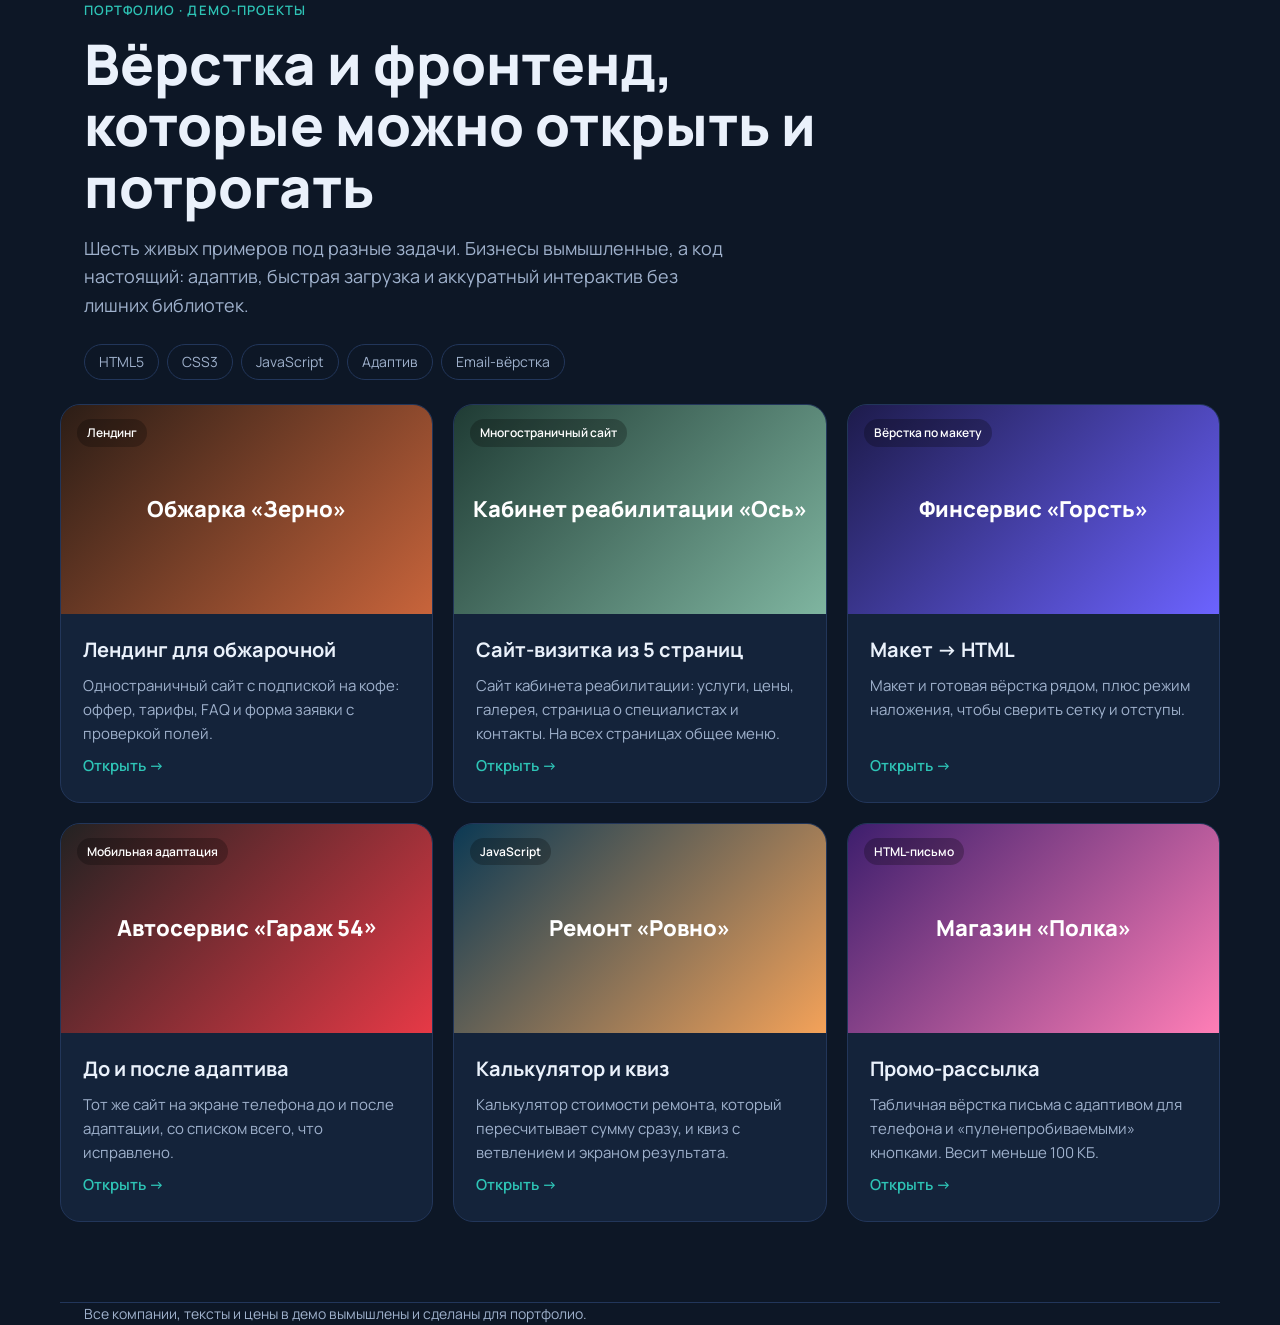
<file: index.html>
<!doctype html>
<html lang="ru">
<head>
<meta charset="utf-8"><link rel="icon" href="data:image/svg+xml,%3Csvg xmlns=%27http://www.w3.org/2000/svg%27 viewBox=%270 0 32 32%27%3E%3Crect width=%2732%27 height=%2732%27 rx=%278%27 fill=%27%2314123a%27/%3E%3Cpath d=%27M9 17l5 5 9-11%27 stroke=%27%23fff%27 stroke-width=%273%27 fill=%27none%27 stroke-linecap=%27round%27/%3E%3C/svg%3E">
<meta name="viewport" content="width=device-width, initial-scale=1">
<title>Портфолио: вёрстка и фронтенд — 6 демо-проектов</title>
<meta name="description" content="Демо-проекты: лендинг, многостраничный сайт, вёрстка по макету, мобильная адаптация, JS-калькулятор и квиз, HTML-письмо.">
<link rel="preconnect" href="https://fonts.googleapis.com"><link rel="preconnect" href="https://fonts.gstatic.com" crossorigin>
<link href="https://fonts.googleapis.com/css2?family=Manrope:wght@400;600;800&display=swap" rel="stylesheet">
<style>
:root{--bg:#0d1726;--card:#14233a;--line:#22365a;--text:#eaf1fb;--muted:#9fb1cc;--accent:#2ec4b6}
*{box-sizing:border-box;margin:0}
body{font-family:Manrope,system-ui,-apple-system,"Segoe UI",Roboto,sans-serif;background:var(--bg);color:var(--text);line-height:1.6}
.wrap{max-width:1160px;margin:0 auto;padding:0 24px}
header{padding:72px 0 40px}
.eyebrow{color:var(--accent);font-weight:600;letter-spacing:.08em;text-transform:uppercase;font-size:13px}
h1{font-size:clamp(32px,5vw,56px);line-height:1.1;font-weight:800;margin:12px 0 16px;max-width:800px}
.lead{color:var(--muted);font-size:18px;max-width:640px}
.stack{display:flex;gap:8px;flex-wrap:wrap;margin-top:24px}
.stack span{border:1px solid var(--line);border-radius:999px;padding:6px 14px;font-size:14px;color:var(--muted)}
.grid{display:grid;grid-template-columns:repeat(auto-fill,minmax(320px,1fr));gap:20px;padding:24px 0 80px}
.card{background:var(--card);border:1px solid var(--line);border-radius:20px;overflow:hidden;text-decoration:none;color:inherit;display:flex;flex-direction:column;transition:transform .2s,border-color .2s}
.card:hover,.card:focus-visible{transform:translateY(-4px);border-color:var(--accent);outline:none}
.thumb{aspect-ratio:16/9;display:grid;place-items:center;font-weight:800;font-size:22px;color:#fff;position:relative}
.thumb small{position:absolute;top:14px;left:16px;font-size:12px;font-weight:600;background:rgba(0,0,0,.25);padding:4px 10px;border-radius:999px}
.body{padding:20px 22px 24px;display:flex;flex-direction:column;gap:8px;flex:1}
.body h2{font-size:20px}
.body p{color:var(--muted);font-size:15px;flex:1}
.go{color:var(--accent);font-weight:600;font-size:15px}
footer{border-top:1px solid var(--line);padding:28px 0;color:var(--muted);font-size:14px}
</style>
</head>
<body>
<header class="wrap">
  <div class="eyebrow">Портфолио · демо-проекты</div>
  <h1>Вёрстка и фронтенд, которые можно открыть и потрогать</h1>
  <p class="lead">Шесть живых примеров под разные задачи. Бизнесы вымышленные, а код настоящий: адаптив, быстрая загрузка и аккуратный интерактив без лишних библиотек.</p>
  <div class="stack"><span>HTML5</span><span>CSS3</span><span>JavaScript</span><span>Адаптив</span><span>Email-вёрстка</span></div>
</header>
<main class="wrap grid">
  <a class="card" href="landing/"><div class="thumb" style="background:linear-gradient(135deg,#2b1d16,#c8643b)"><small>Лендинг</small>Обжарка «Зерно»</div><div class="body"><h2>Лендинг для обжарочной</h2><p>Одностраничный сайт с подпиской на кофе: оффер, тарифы, FAQ и форма заявки с проверкой полей.</p><span class="go">Открыть →</span></div></a>
  <a class="card" href="vizitka/"><div class="thumb" style="background:linear-gradient(135deg,#1f3b34,#7fb5a0)"><small>Многостраничный сайт</small>Кабинет реабилитации «Ось»</div><div class="body"><h2>Сайт-визитка из 5 страниц</h2><p>Сайт кабинета реабилитации: услуги, цены, галерея, страница о специалистах и контакты. На всех страницах общее меню.</p><span class="go">Открыть →</span></div></a>
  <a class="card" href="figma-to-html/compare.html"><div class="thumb" style="background:linear-gradient(135deg,#1d1b4b,#6c63ff)"><small>Вёрстка по макету</small>Финсервис «Горсть»</div><div class="body"><h2>Макет → HTML</h2><p>Макет и готовая вёрстка рядом, плюс режим наложения, чтобы сверить сетку и отступы.</p><span class="go">Открыть →</span></div></a>
  <a class="card" href="adaptive/"><div class="thumb" style="background:linear-gradient(135deg,#222,#e63946)"><small>Мобильная адаптация</small>Автосервис «Гараж 54»</div><div class="body"><h2>До и после адаптива</h2><p>Тот же сайт на экране телефона до и после адаптации, со списком всего, что исправлено.</p><span class="go">Открыть →</span></div></a>
  <a class="card" href="calculator/"><div class="thumb" style="background:linear-gradient(135deg,#0b3954,#f4a259)"><small>JavaScript</small>Ремонт «Ровно»</div><div class="body"><h2>Калькулятор и квиз</h2><p>Калькулятор стоимости ремонта, который пересчитывает сумму сразу, и квиз с ветвлением и экраном результата.</p><span class="go">Открыть →</span></div></a>
  <a class="card" href="email/"><div class="thumb" style="background:linear-gradient(135deg,#3d1e6d,#ff7eb6)"><small>HTML-письмо</small>Магазин «Полка»</div><div class="body"><h2>Промо-рассылка</h2><p>Табличная вёрстка письма с адаптивом для телефона и «пуленепробиваемыми» кнопками. Весит меньше 100 КБ.</p><span class="go">Открыть →</span></div></a>
</main>
<footer class="wrap">Все компании, тексты и цены в демо вымышлены и сделаны для портфолио.</footer>
</body>
</html>
</file>
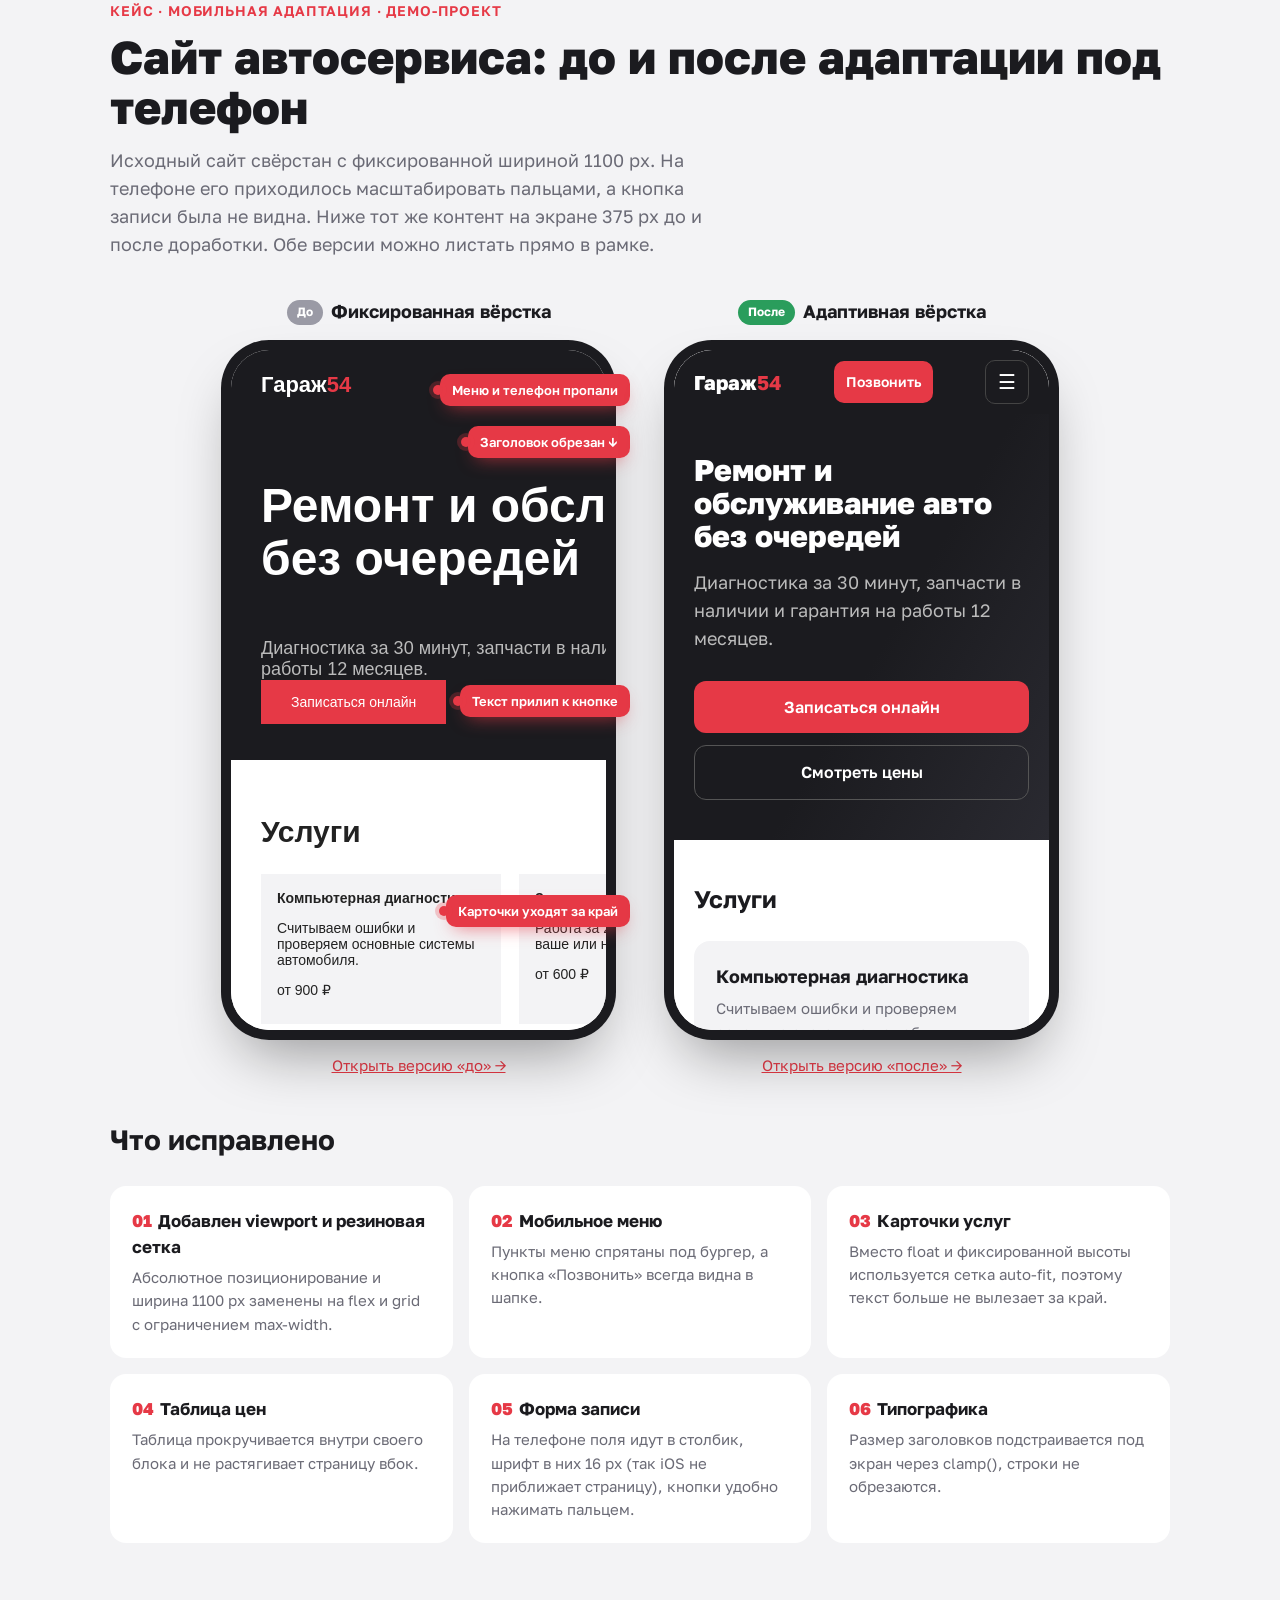
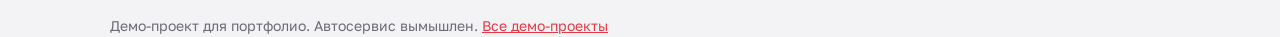
<file: adaptive/index.html>
<!doctype html>
<html lang="ru"><head><meta charset="utf-8"><link rel="icon" href="data:image/svg+xml,%3Csvg xmlns=%27http://www.w3.org/2000/svg%27 viewBox=%270 0 32 32%27%3E%3Crect width=%2732%27 height=%2732%27 rx=%278%27 fill=%27%2314123a%27/%3E%3Cpath d=%27M9 17l5 5 9-11%27 stroke=%27%23fff%27 stroke-width=%273%27 fill=%27none%27 stroke-linecap=%27round%27/%3E%3C/svg%3E"><meta name="viewport" content="width=device-width, initial-scale=1">
<meta name="description" content="Демо-проект: сайт вымышленного автосервиса до и после мобильной адаптации.">
<title>Кейс: мобильная адаптация сайта автосервиса — демо-проект</title>
<link rel="preconnect" href="https://fonts.googleapis.com"><link rel="preconnect" href="https://fonts.gstatic.com" crossorigin>
<link href="https://fonts.googleapis.com/css2?family=Golos+Text:wght@400;600;800&display=swap" rel="stylesheet">
<style>
*{box-sizing:border-box;margin:0;padding:0}body{font-family:"Golos Text",system-ui,sans-serif;background:#f3f3f5;color:#1b1b1f;line-height:1.55}
.wrap{max-width:1100px;margin:0 auto;padding:0 20px}a{color:#e63946}
header{padding:56px 0 24px}.eyebrow{color:#e63946;font-weight:600;font-size:14px;text-transform:uppercase;letter-spacing:.06em}
h1{font-size:clamp(28px,4.4vw,46px);line-height:1.1;margin:10px 0 14px;font-weight:800}
.lead{color:#6b6b76;max-width:640px;font-size:18px}
.compare{display:flex;justify-content:center;gap:48px;padding:40px 0;flex-wrap:wrap}
.col{text-align:center}.col h2{font-size:18px;margin-bottom:14px;display:flex;gap:8px;align-items:center;justify-content:center}
.tag{font-size:12px;padding:3px 10px;border-radius:99px;color:#fff}.bad{background:#9a9aa5}.good{background:#2a9d5c}
.device{width:395px;height:700px;background:#1b1b1f;border-radius:48px;padding:10px;box-shadow:0 30px 60px -20px rgba(0,0,0,.4);position:relative}
.device iframe{width:375px;height:680px;border:0;border-radius:38px;background:#fff;display:block}
.pin{position:absolute;right:-14px;background:#e63946;color:#fff;font-size:13px;font-weight:600;padding:6px 12px;border-radius:10px;box-shadow:0 8px 18px -8px rgba(230,57,70,.7);white-space:nowrap;pointer-events:none}.pin::before{content:"";position:absolute;left:-7px;top:50%;width:10px;height:10px;background:#e63946;border-radius:50%;transform:translateY(-50%);box-shadow:0 0 0 4px rgba(230,57,70,.25)}
.col a{display:inline-block;margin-top:14px;font-size:15px}
.fixes{display:grid;grid-template-columns:repeat(auto-fit,minmax(280px,1fr));gap:16px;padding:16px 0 72px}
.fix{background:#fff;border-radius:16px;padding:22px}.fix h3{font-size:17px;margin-bottom:6px}.fix p{color:#6b6b76;font-size:15px}
.n{color:#e63946;font-weight:800;margin-right:6px}
footer{padding:24px 0 40px;color:#6b6b76;font-size:14px}
@media (max-width:900px){.pin{right:8px}}
.pin-legend{display:none}
@media (max-width:600px){.device .pin{right:6px;width:24px;height:24px;padding:0;font-size:0;border-radius:50%;display:grid;place-items:center}.device .pin::after{content:attr(data-n);color:#fff;font-size:12px;font-weight:700}.device .pin::before{display:none}.pin-legend{display:block;margin:14px 0 0;padding-left:0;list-style:none;counter-reset:p;font-size:14px;text-align:left}.pin-legend li{counter-increment:p;display:flex;gap:8px;align-items:center;margin:6px 0}.pin-legend li::before{content:counter(p);flex:none;width:22px;height:22px;border-radius:50%;background:#e63946;color:#fff;font-size:12px;font-weight:700;display:grid;place-items:center}}
@media (max-width:440px){.pin{font-size:12px;padding:4px 8px}.device{width:100%;height:auto;padding:8px;border-radius:36px}.device iframe{width:100%;height:640px;border-radius:28px}}
</style></head><body>
<header class="wrap"><p class="eyebrow">Кейс · мобильная адаптация · демо-проект</p><h1>Сайт автосервиса: до и после адаптации под телефон</h1>
<p class="lead">Исходный сайт свёрстан с фиксированной шириной 1100 px. На телефоне его приходилось масштабировать пальцами, а кнопка записи была не видна. Ниже тот же контент на экране 375 px до и после доработки. Обе версии можно листать прямо в рамке.</p></header>
<main class="wrap">
<section class="compare">
<div class="col"><h2><span class="tag bad">До</span> Фиксированная вёрстка</h2><div class="device"><iframe src="before.html" title="Сайт до адаптации на экране 375 px" loading="lazy"></iframe><span class="pin" style="top:34px" data-n="1">Меню и телефон пропали</span><span class="pin" style="top:86px" data-n="2">Заголовок обрезан ↓</span><span class="pin" style="top:345px" data-n="3">Текст прилип к кнопке</span><span class="pin" style="top:555px" data-n="4">Карточки уходят за край</span></div><ol class="pin-legend"><li>Меню и телефон пропали</li><li>Заголовок обрезан</li><li>Текст прилип к кнопке</li><li>Карточки уходят за край</li></ol><a href="before.html">Открыть версию «до» →</a></div>
<div class="col"><h2><span class="tag good">После</span> Адаптивная вёрстка</h2><div class="device"><iframe src="after.html" title="Сайт после адаптации на экране 375 px" loading="lazy"></iframe></div><a href="after.html">Открыть версию «после» →</a></div>
</section>
<h2 style="font-size:28px;margin-bottom:8px">Что исправлено</h2>
<section class="fixes">
<div class="fix"><h3><span class="n">01</span>Добавлен viewport и резиновая сетка</h3><p>Абсолютное позиционирование и ширина 1100 px заменены на flex и grid с ограничением max-width.</p></div>
<div class="fix"><h3><span class="n">02</span>Мобильное меню</h3><p>Пункты меню спрятаны под бургер, а кнопка «Позвонить» всегда видна в шапке.</p></div>
<div class="fix"><h3><span class="n">03</span>Карточки услуг</h3><p>Вместо float и фиксированной высоты используется сетка auto-fit, поэтому текст больше не вылезает за край.</p></div>
<div class="fix"><h3><span class="n">04</span>Таблица цен</h3><p>Таблица прокручивается внутри своего блока и не растягивает страницу вбок.</p></div>
<div class="fix"><h3><span class="n">05</span>Форма записи</h3><p>На телефоне поля идут в столбик, шрифт в них 16 px (так iOS не приближает страницу), кнопки удобно нажимать пальцем.</p></div>
<div class="fix"><h3><span class="n">06</span>Типографика</h3><p>Размер заголовков подстраивается под экран через clamp(), строки не обрезаются.</p></div>
</section></main>
<footer class="wrap">Демо-проект для портфолио. Автосервис вымышлен. <a href="../">Все демо-проекты</a></footer>
</body></html>
</file>
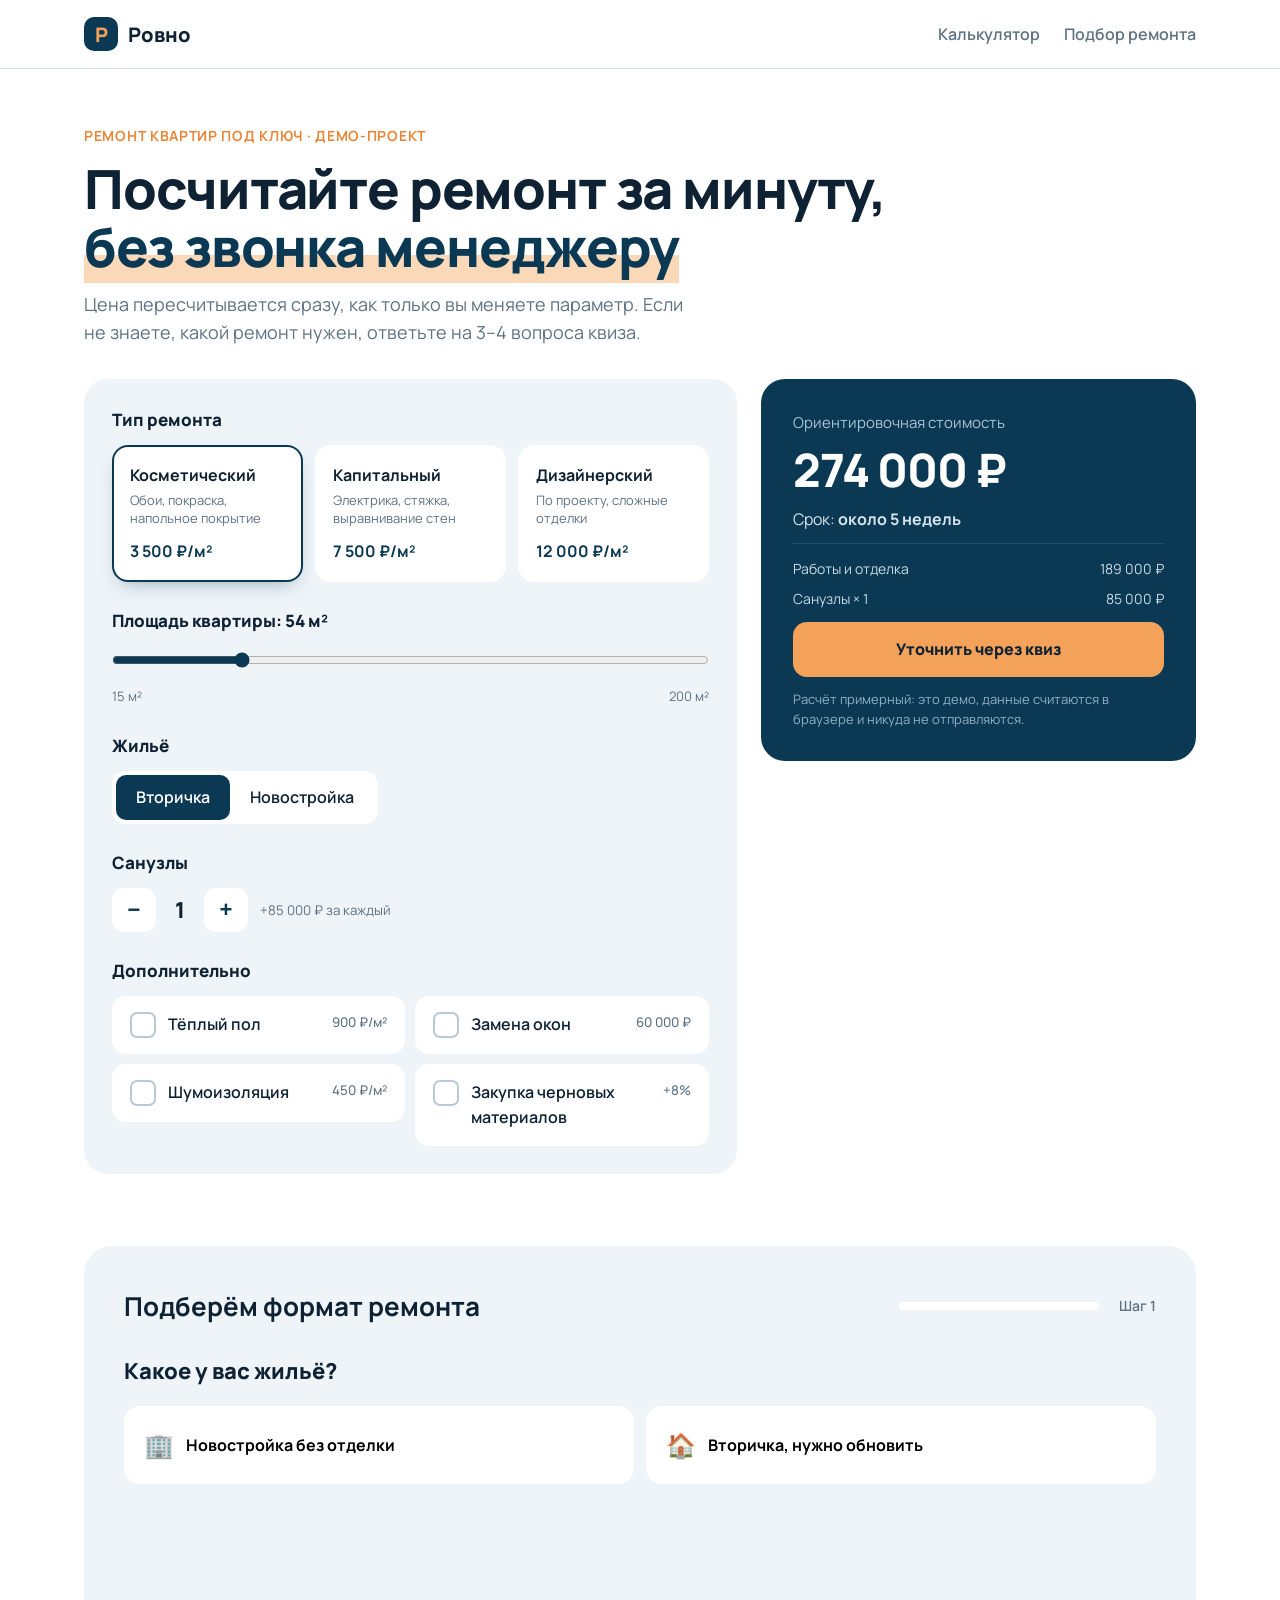
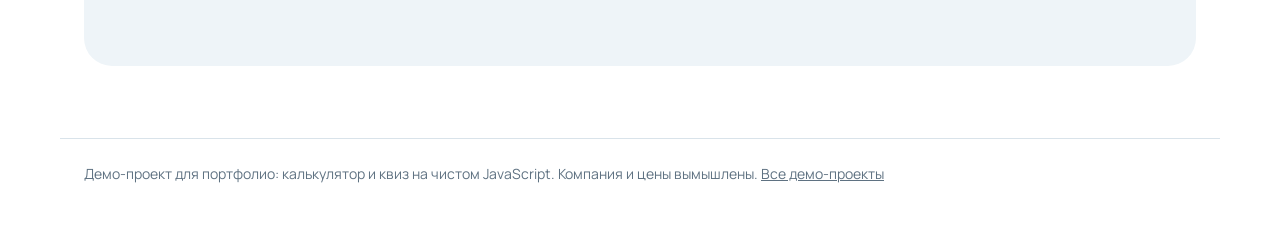
<file: calculator/index.html>
<!doctype html>
<html lang="ru"><head><meta charset="utf-8"><link rel="icon" href="data:image/svg+xml,%3Csvg xmlns=%27http://www.w3.org/2000/svg%27 viewBox=%270 0 32 32%27%3E%3Crect width=%2732%27 height=%2732%27 rx=%278%27 fill=%27%2314123a%27/%3E%3Cpath d=%27M9 17l5 5 9-11%27 stroke=%27%23fff%27 stroke-width=%273%27 fill=%27none%27 stroke-linecap=%27round%27/%3E%3C/svg%3E"><meta name="viewport" content="width=device-width, initial-scale=1">
<meta name="description" content="Демо-проект: калькулятор стоимости ремонта и квиз с подбором для вымышленной компании «Ровно».">
<title>«Ровно» — калькулятор стоимости ремонта и квиз (демо-проект)</title>
<link rel="preconnect" href="https://fonts.googleapis.com"><link rel="preconnect" href="https://fonts.gstatic.com" crossorigin>
<link href="https://fonts.googleapis.com/css2?family=Manrope:wght@400;600;700;800&display=swap" rel="stylesheet">
<link rel="stylesheet" href="style.css"></head><body>
<header class="top"><div class="wrap nav"><a href="#" class="logo"><span>Р</span>Ровно</a><nav><a href="#calc">Калькулятор</a><a href="#quiz">Подбор ремонта</a></nav></div></header>
<main>
<section class="hero wrap"><p class="eyebrow">Ремонт квартир под ключ · демо-проект</p><h1>Посчитайте ремонт за минуту, <span>без звонка менеджеру</span></h1><p class="lead">Цена пересчитывается сразу, как только вы меняете параметр. Если не знаете, какой ремонт нужен, ответьте на 3–4 вопроса квиза.</p></section>

<section id="calc" class="wrap calc">
<form class="panel" id="calcForm" aria-label="Параметры ремонта">
  <fieldset><legend>Тип ремонта</legend><div class="radios">
    <label class="rc"><input type="radio" name="type" value="3500" checked><span><b>Косметический</b><small>Обои, покраска, напольное покрытие</small><em>3 500 ₽/м²</em></span></label>
    <label class="rc"><input type="radio" name="type" value="7500"><span><b>Капитальный</b><small>Электрика, стяжка, выравнивание стен</small><em>7 500 ₽/м²</em></span></label>
    <label class="rc"><input type="radio" name="type" value="12000"><span><b>Дизайнерский</b><small>По проекту, сложные отделки</small><em>12 000 ₽/м²</em></span></label>
  </div></fieldset>
  <fieldset><legend>Площадь квартиры: <output id="areaOut">54</output> м²</legend>
    <input type="range" id="area" min="15" max="200" value="54" aria-label="Площадь в квадратных метрах"><div class="scale"><span>15 м²</span><span>200 м²</span></div></fieldset>
  <fieldset><legend>Жильё</legend><div class="seg">
    <label><input type="radio" name="home" value="1" checked><span>Вторичка</span></label>
    <label><input type="radio" name="home" value="0.9"><span>Новостройка</span></label>
  </div></fieldset>
  <fieldset><legend>Санузлы</legend><div class="stepper"><button type="button" data-d="-1" aria-label="Меньше">−</button><output id="baths">1</output><button type="button" data-d="1" aria-label="Больше">+</button><small>+85 000 ₽ за каждый</small></div></fieldset>
  <fieldset><legend>Дополнительно</legend><div class="checks">
    <label><input type="checkbox" value="area:900"><span>Тёплый пол <small>900 ₽/м²</small></span></label>
    <label><input type="checkbox" value="fix:60000"><span>Замена окон <small>60 000 ₽</small></span></label>
    <label><input type="checkbox" value="area:450"><span>Шумоизоляция <small>450 ₽/м²</small></span></label>
    <label><input type="checkbox" value="pct:8"><span>Закупка черновых материалов <small>+8%</small></span></label>
  </div></fieldset>
</form>
<aside class="total" aria-live="polite">
  <p class="t-label">Ориентировочная стоимость</p>
  <p class="t-sum" id="sum">0 ₽</p>
  <p class="t-term">Срок: <b id="term">—</b></p>
  <ul class="t-list" id="breakdown"></ul>
  <button class="btn" type="button" id="toQuiz">Уточнить через квиз</button>
  <p class="t-note">Расчёт примерный: это демо, данные считаются в браузере и никуда не отправляются.</p>
</aside>
</section>

<section id="quiz" class="wrap"><div class="quiz" id="quizBox">
  <div class="q-head"><h2>Подберём формат ремонта</h2><div class="q-prog" aria-hidden="true"><i id="prog"></i></div><span class="q-step" id="stepLabel"></span></div>
  <div id="qBody"></div>
  <div class="q-nav"><button class="btn ghost" id="back" type="button">Назад</button></div>
</div></section>
</main>
<footer class="foot wrap">Демо-проект для портфолио: калькулятор и квиз на чистом JavaScript. Компания и цены вымышлены. <a href="../">Все демо-проекты</a></footer>
<script src="app.js" defer></script>
</body></html>
</file>
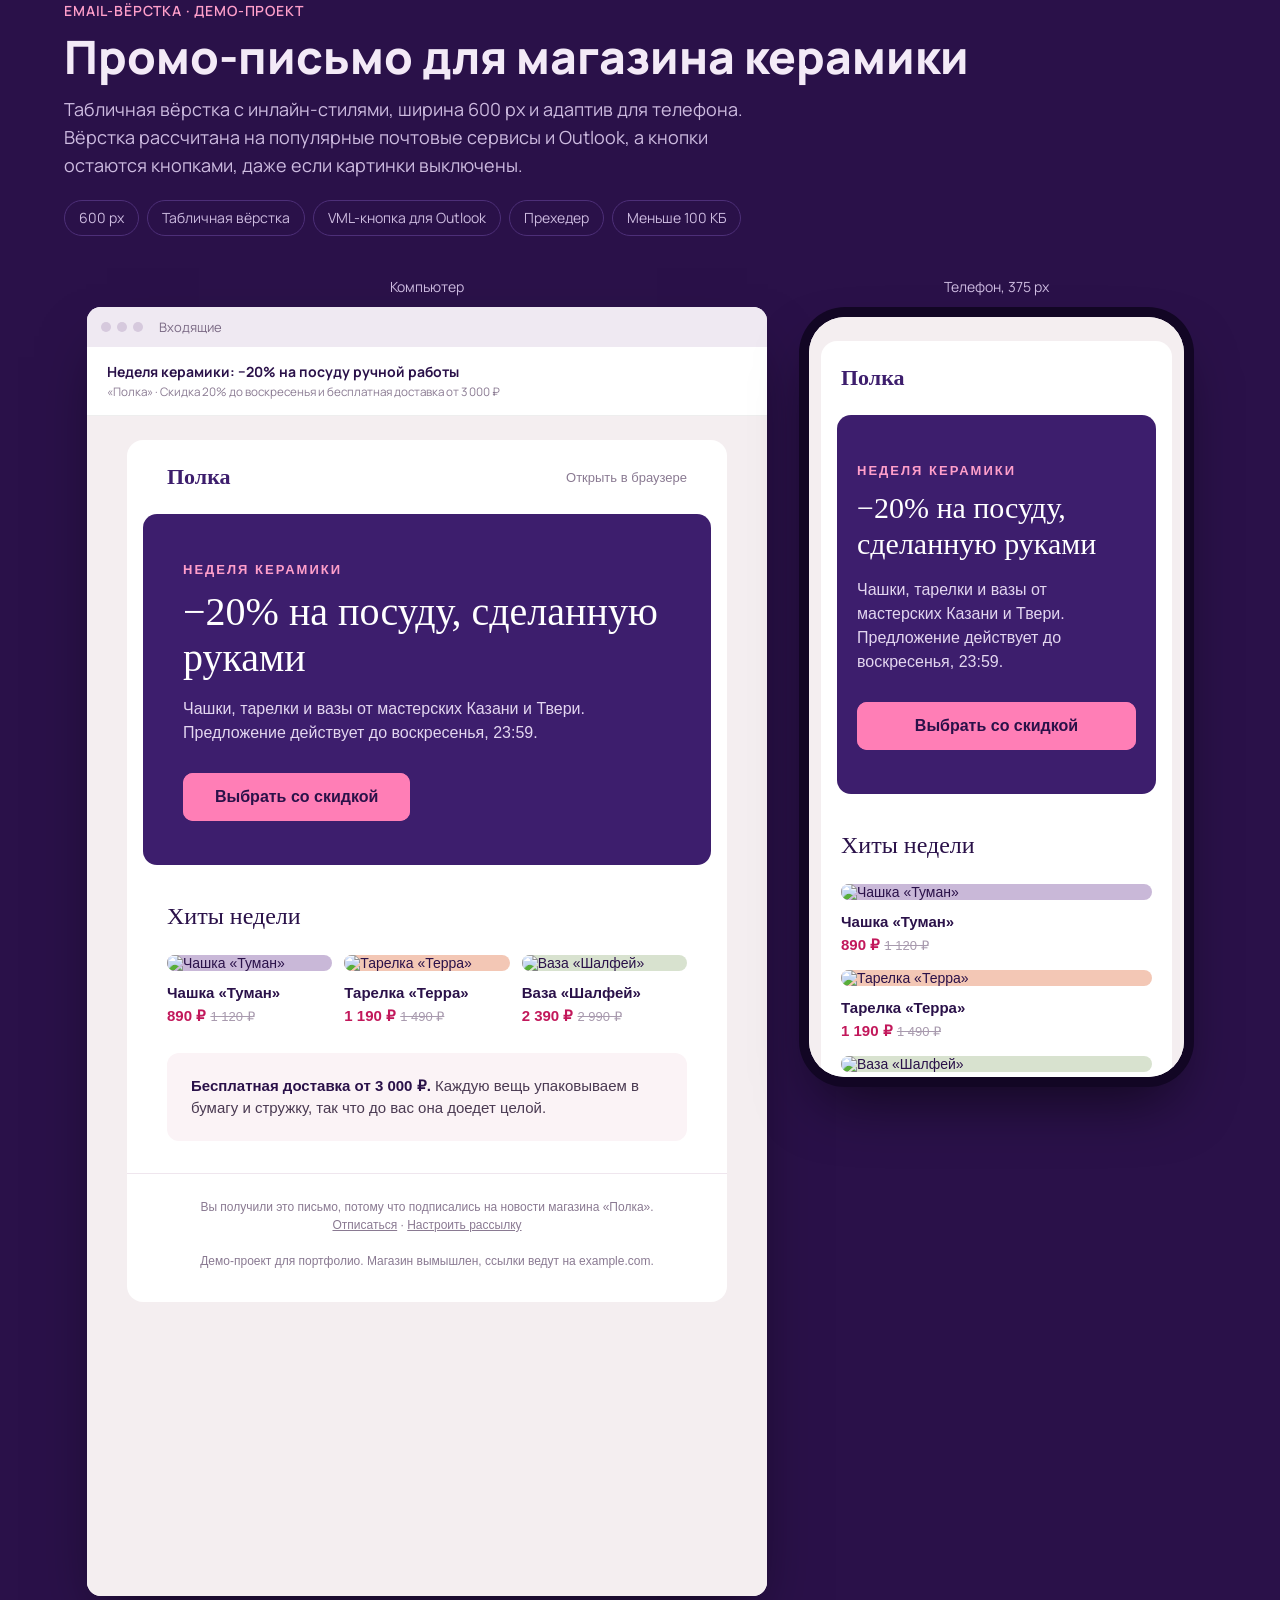
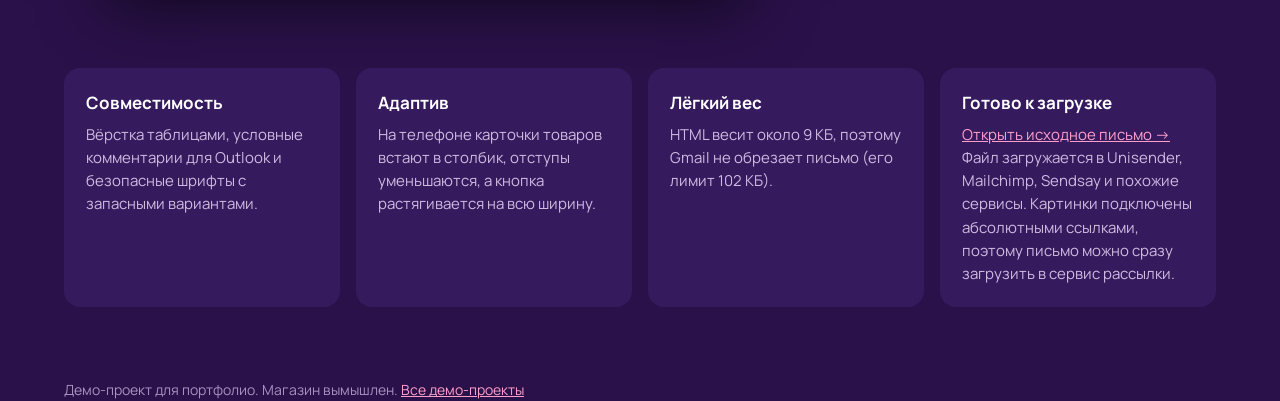
<file: email/index.html>
<!doctype html>
<html lang="ru"><head><meta charset="utf-8"><link rel="icon" href="data:image/svg+xml,%3Csvg xmlns=%27http://www.w3.org/2000/svg%27 viewBox=%270 0 32 32%27%3E%3Crect width=%2732%27 height=%2732%27 rx=%278%27 fill=%27%2314123a%27/%3E%3Cpath d=%27M9 17l5 5 9-11%27 stroke=%27%23fff%27 stroke-width=%273%27 fill=%27none%27 stroke-linecap=%27round%27/%3E%3C/svg%3E"><meta name="viewport" content="width=device-width, initial-scale=1">
<title>HTML-письмо для магазина «Полка» — демо-проект</title>
<meta name="description" content="Демо-проект: адаптивное промо-письмо на табличной вёрстке для вымышленного магазина посуды «Полка».">
<link rel="preconnect" href="https://fonts.googleapis.com"><link rel="preconnect" href="https://fonts.gstatic.com" crossorigin>
<link href="https://fonts.googleapis.com/css2?family=Manrope:wght@400;600;800&display=swap" rel="stylesheet">
<style>
*{box-sizing:border-box;margin:0;padding:0}body{font-family:Manrope,system-ui,sans-serif;background:#2a1149;color:#f3eaf7;line-height:1.55}
.wrap{max-width:1200px;margin:0 auto;padding:0 24px}a{color:#ff9fca}
header{padding:56px 0 24px}.eyebrow{color:#ff9fca;font-weight:600;font-size:14px;text-transform:uppercase;letter-spacing:.06em}
h1{font-size:clamp(28px,4.4vw,46px);line-height:1.1;margin:10px 0 14px;font-weight:800}
.lead{color:#cdbbe0;max-width:680px;font-size:18px}
.chips{display:flex;gap:8px;flex-wrap:wrap;margin-top:20px}.chips span{border:1px solid #4d2f78;border-radius:99px;padding:6px 14px;font-size:14px;color:#cdbbe0}
.show{display:flex;gap:32px;justify-content:center;align-items:flex-start;padding:40px 0 72px;flex-wrap:wrap}
.label{font-size:14px;color:#cdbbe0;margin-bottom:10px;text-align:center}
.show>div{width:100%;max-width:680px;min-width:0}.show>div:last-child{max-width:395px}.desk{width:100%;max-width:100%;background:#fff;border-radius:14px;overflow:hidden;box-shadow:0 30px 60px -20px rgba(0,0,0,.6)}
.desk .bar{background:#efe9f2;padding:10px 14px;display:flex;gap:6px;align-items:center;color:#7b6a85;font-size:13px}
.desk .bar i{width:10px;height:10px;border-radius:50%;background:#d6c9dd}
.desk .meta{padding:14px 20px;border-bottom:1px solid #eee;color:#2a1149;font-size:14px}.desk .meta small{color:#8a7a92;display:block}
.desk iframe{width:100%;height:1180px;border:0;display:block}
.phone{width:395px;max-width:100%;background:#120624;border-radius:46px;padding:10px;box-shadow:0 30px 60px -20px rgba(0,0,0,.6)}
.phone iframe{width:100%;height:760px;border:0;border-radius:36px;display:block;background:#fff}
.notes{display:grid;grid-template-columns:repeat(auto-fit,minmax(260px,1fr));gap:16px;padding-bottom:72px}
.note{background:#361a5e;border-radius:16px;padding:22px}.note h3{font-size:17px;margin-bottom:6px;color:#fff}.note p{color:#cdbbe0;font-size:15px}
footer{padding:0 0 40px;color:#a892bf;font-size:14px}
</style></head><body>
<header class="wrap"><p class="eyebrow">Email-вёрстка · демо-проект</p><h1>Промо-письмо для магазина керамики</h1>
<p class="lead">Табличная вёрстка с инлайн-стилями, ширина 600 px и адаптив для телефона. Вёрстка рассчитана на популярные почтовые сервисы и Outlook, а кнопки остаются кнопками, даже если картинки выключены.</p>
<div class="chips"><span>600 px</span><span>Табличная вёрстка</span><span>VML-кнопка для Outlook</span><span>Прехедер</span><span>Меньше 100 КБ</span></div></header>
<main class="wrap">
<section class="show">
 <div><p class="label">Компьютер</p><div class="desk"><div class="bar"><i></i><i></i><i></i><span style="margin-left:10px">Входящие</span></div><div class="meta"><b>Неделя керамики: −20% на посуду ручной работы</b><small>«Полка» · Скидка 20% до воскресенья и бесплатная доставка от 3 000 ₽</small></div><iframe src="email.html" title="Письмо на компьютере" loading="lazy"></iframe></div></div>
 <div><p class="label">Телефон, 375 px</p><div class="phone"><iframe src="email.html" title="Письмо на телефоне" loading="lazy"></iframe></div></div>
</section>
<section class="notes">
 <div class="note"><h3>Совместимость</h3><p>Вёрстка таблицами, условные комментарии для Outlook и безопасные шрифты с запасными вариантами.</p></div>
 <div class="note"><h3>Адаптив</h3><p>На телефоне карточки товаров встают в столбик, отступы уменьшаются, а кнопка растягивается на всю ширину.</p></div>
 <div class="note"><h3>Лёгкий вес</h3><p>HTML весит около 9 КБ, поэтому Gmail не обрезает письмо (его лимит 102 КБ).</p></div>
 <div class="note"><h3>Готово к загрузке</h3><p><a href="email.html">Открыть исходное письмо →</a> Файл загружается в Unisender, Mailchimp, Sendsay и похожие сервисы. Картинки подключены абсолютными ссылками, поэтому письмо можно сразу загрузить в сервис рассылки.</p></div>
</section></main>
<footer class="wrap">Демо-проект для портфолио. Магазин вымышлен. <a href="../">Все демо-проекты</a></footer>
</body></html>
</file>
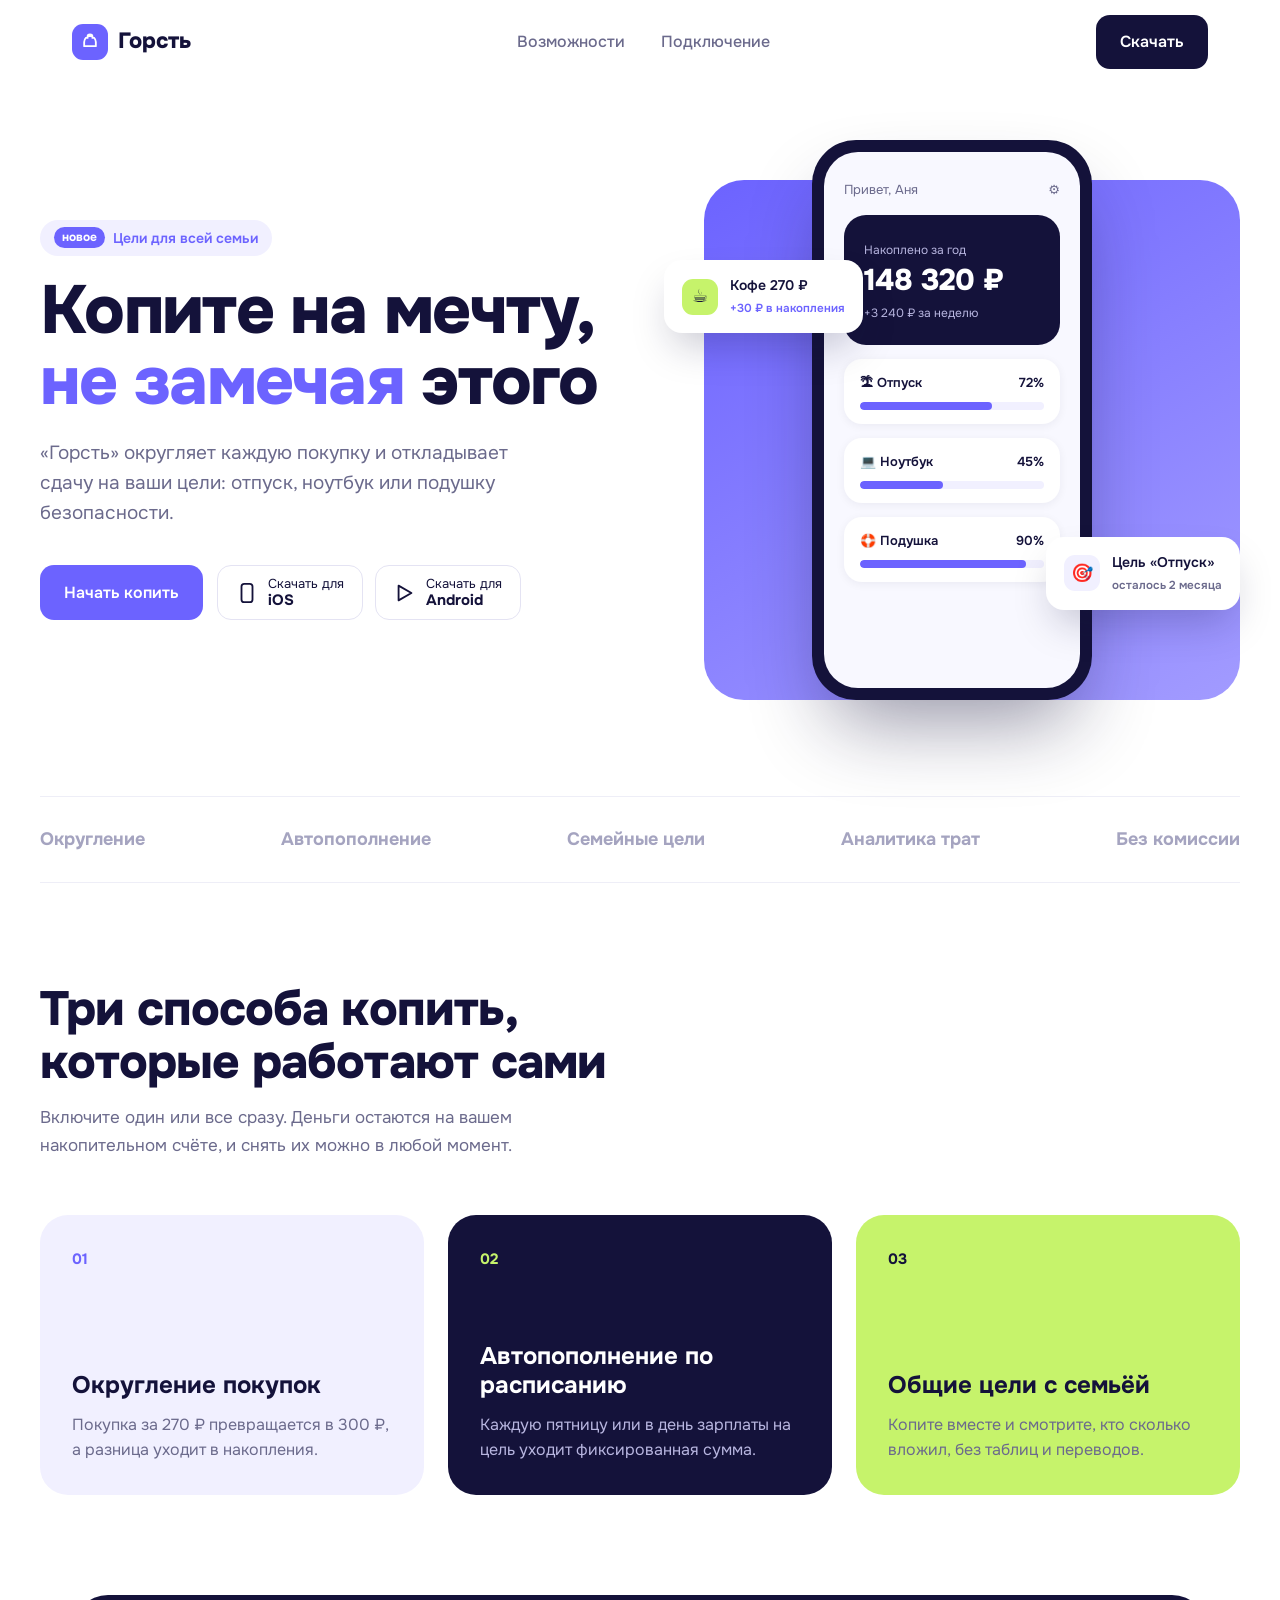
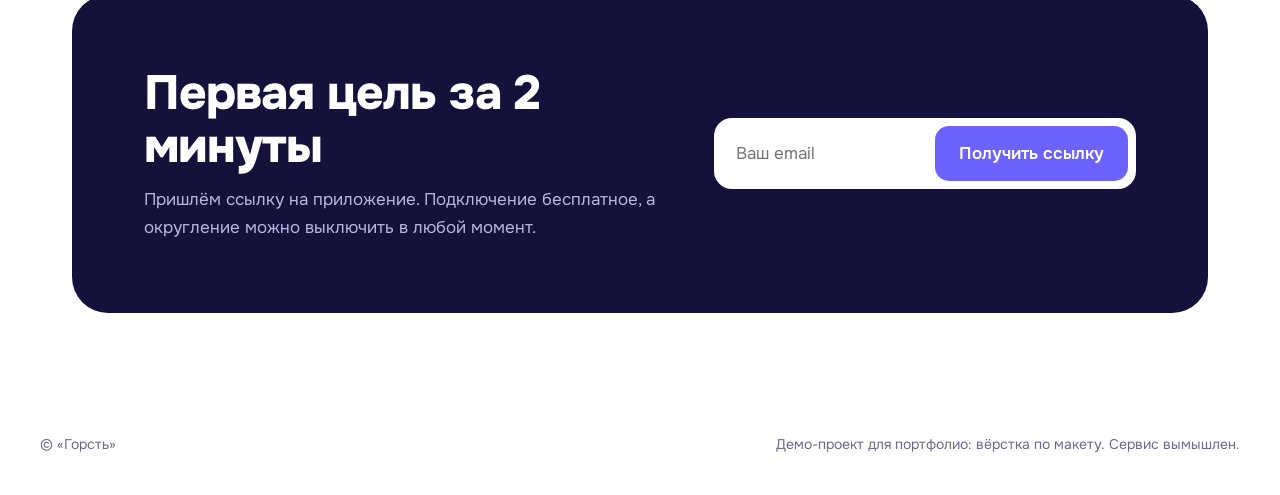
<file: figma-to-html/index.html>
<!doctype html>
<html lang="ru">
<head>
<meta charset="utf-8"><link rel="icon" href="data:image/svg+xml,%3Csvg xmlns=%27http://www.w3.org/2000/svg%27 viewBox=%270 0 32 32%27%3E%3Crect width=%2732%27 height=%2732%27 rx=%278%27 fill=%27%2314123a%27/%3E%3Cpath d=%27M9 17l5 5 9-11%27 stroke=%27%23fff%27 stroke-width=%273%27 fill=%27none%27 stroke-linecap=%27round%27/%3E%3C/svg%3E"><meta name="viewport" content="width=device-width, initial-scale=1">
<title>«Горсть» — копите на цели без усилий</title>
<meta name="description" content="Приложение для накоплений: округление покупок, цели и автопополнение.">
<link rel="preconnect" href="https://fonts.googleapis.com"><link rel="preconnect" href="https://fonts.gstatic.com" crossorigin>
<link href="https://fonts.googleapis.com/css2?family=Onest:wght@400;500;600;700;800&display=swap" rel="stylesheet">
<style>
:root{--ink:#14123a;--violet:#6c63ff;--v2:#8f88ff;--lav:#f1f0ff;--muted:#6b6a8c;--lime:#c6f36b}
*{box-sizing:border-box;margin:0;padding:0}
body{font-family:Onest,system-ui,sans-serif;color:var(--ink);background:#fff;line-height:1.6;font-size:17px}
a{color:inherit}.wrap{max-width:1200px;margin:0 auto;padding:0 32px}
a:focus-visible,button:focus-visible{outline:3px solid var(--v2);outline-offset:3px}
.nav{display:flex;align-items:center;justify-content:space-between;height:84px}
.logo{display:flex;align-items:center;gap:10px;font-weight:800;font-size:22px;text-decoration:none}
.logo i{width:36px;height:36px;border-radius:11px;background:var(--violet);display:grid;place-items:center}
.links{display:flex;gap:36px;font-weight:500;font-size:16px}.links a{text-decoration:none;color:var(--muted)}.links a:hover{color:var(--ink)}
.btn{display:inline-flex;align-items:center;gap:10px;background:var(--ink);color:#fff;text-decoration:none;font-weight:600;padding:14px 24px;border-radius:14px;font-size:16px}
.btn.v{background:var(--violet)}.btn:hover{opacity:.9}
.hero{display:grid;grid-template-columns:1fr 1fr;gap:48px;align-items:center;padding:56px 0 96px}
.pill{display:inline-flex;gap:8px;align-items:center;background:var(--lav);color:var(--violet);font-weight:600;font-size:14px;padding:7px 14px;border-radius:999px}
.pill b{background:var(--violet);color:#fff;border-radius:999px;padding:1px 8px;font-size:12px}
h1{font-size:clamp(40px,5.4vw,68px);line-height:1.04;font-weight:800;letter-spacing:-.025em;margin:20px 0}
h1 .ac{color:var(--violet)}
@media (min-width:1001px){h1 .ln{display:block;white-space:nowrap}}
.lead{color:var(--muted);font-size:19px;max-width:500px}
.cta{display:flex;gap:14px;margin-top:36px;flex-wrap:wrap}
.stores{display:flex;gap:12px}
.store{display:flex;align-items:center;gap:10px;border:1.5px solid #e4e3f3;border-radius:14px;padding:10px 18px;text-decoration:none;font-size:13px;line-height:1.2}
.store b{display:block;font-size:15px}
.visual{position:relative;height:560px}
.blob{position:absolute;inset:40px 0 0 40px;border-radius:40px;background:linear-gradient(150deg,var(--violet),#a29bff)}
.phone{position:absolute;left:50%;top:0;transform:translateX(-50%);width:280px;height:560px;background:var(--ink);border-radius:44px;padding:12px;box-shadow:0 40px 80px -20px rgba(20,18,58,.45)}
.screen{background:#f8f8ff;border-radius:34px;height:100%;padding:28px 20px;display:flex;flex-direction:column;gap:14px}
.s-top{display:flex;justify-content:space-between;align-items:center;font-size:13px;color:var(--muted)}
.balance{background:var(--ink);color:#fff;border-radius:22px;padding:20px}
.balance small{color:#b8b6e0;font-size:12px}.balance b{display:block;font-size:30px;line-height:1.2;font-weight:800;letter-spacing:-.02em}
.goal{background:#fff;border-radius:18px;padding:14px 16px;box-shadow:0 2px 10px rgba(20,18,58,.06);font-size:13px}
.goal .row{display:flex;justify-content:space-between;font-weight:600;margin-bottom:8px}
.bar{height:8px;background:var(--lav);border-radius:99px;overflow:hidden}.bar i{display:block;height:100%;background:var(--violet);border-radius:99px}
.float{position:absolute;background:#fff;border-radius:18px;padding:14px 18px;box-shadow:0 20px 40px -10px rgba(20,18,58,.25);font-size:14px;font-weight:600;display:flex;gap:12px;align-items:center}
.float .dot{width:36px;height:36px;border-radius:11px;display:grid;place-items:center;font-size:18px}
.f1{left:0;top:120px}.f2{right:0;bottom:90px}
.logos{display:flex;justify-content:space-between;gap:24px;padding:28px 0;border-block:1px solid #eeeef7;color:#a5a4c0;font-weight:700;font-size:18px;flex-wrap:wrap}
.section{padding:100px 0}
.h2{font-size:clamp(32px,4vw,48px);font-weight:800;letter-spacing:-.02em;line-height:1.1;max-width:640px}
.sub{color:var(--muted);max-width:560px;margin-top:16px}
.features{display:grid;grid-template-columns:repeat(3,1fr);gap:24px;margin-top:56px}
.f{background:var(--lav);border-radius:28px;padding:32px;min-height:280px;display:flex;flex-direction:column;gap:12px}
.f.dark{background:var(--ink);color:#fff}.f.dark p{color:#b8b6e0}.f.lime{background:var(--lime)}
.f .n{font-size:15px;font-weight:700;color:var(--violet)}.f.dark .n{color:var(--lime)}.f.lime .n{color:var(--ink)}
.f h3{font-size:24px;line-height:1.2;font-weight:700;margin-top:auto}.f p{color:var(--muted);font-size:16px}
.cta-band{background:var(--ink);color:#fff;border-radius:36px;padding:72px;display:grid;grid-template-columns:1.3fr 1fr;gap:40px;align-items:center}
.cta-band p{color:#b8b6e0;margin-top:14px}
.form{display:flex;gap:10px;background:#fff;padding:8px;border-radius:18px}
.form input{flex:1;border:0;font:inherit;padding:0 14px;min-width:0;color:var(--ink)}
.foot{padding:40px 0;color:var(--muted);font-size:14px;display:flex;justify-content:space-between;flex-wrap:wrap;gap:12px}
@media (max-width:1000px){.hero,.cta-band{grid-template-columns:1fr}.features{grid-template-columns:1fr 1fr}.links{display:none}.visual{height:520px}}
@media (max-width:640px){.blob{inset:40px 10px 0 10px}.visual{height:540px}.wrap{padding:0 20px}.features{grid-template-columns:1fr}.cta-band{padding:36px 24px;border-radius:28px}.hero{padding:24px 0 64px}.float{display:none}.section{padding:64px 0}.nav .btn{padding:10px 16px}.form{flex-direction:column}.form input{padding:14px}}
</style>
</head>
<body>
<header class="wrap nav">
  <a href="#" class="logo"><i><svg width="20" height="20" viewBox="0 0 24 24" aria-hidden="true"><path d="M5 12a7 7 0 0114 0v5H5z M9 8V6a3 3 0 016 0v2" stroke="#fff" stroke-width="2.2" fill="none" stroke-linejoin="round"/></svg></i>Горсть</a>
  <nav class="links" aria-label="Разделы"><a href="#features">Возможности</a><a href="#start">Подключение</a></nav>
  <a href="#start" class="btn">Скачать</a>
</header>
<main>
<section class="wrap hero">
  <div>
    <span class="pill"><b>новое</b> Цели для всей семьи</span>
    <h1><span class="ln">Копите на мечту,</span> <span class="ln"><span class="ac">не замечая</span> этого</span></h1>
    <p class="lead">«Горсть» округляет каждую покупку и откладывает сдачу на ваши цели: отпуск, ноутбук или подушку безопасности.</p>
    <div class="cta"><a href="#start" class="btn v">Начать копить</a>
      <div class="stores"><a class="store" href="#start" aria-label="Скачать для iOS"><svg width="22" height="22" viewBox="0 0 24 24" aria-hidden="true"><rect x="6" y="2" width="12" height="20" rx="3" fill="none" stroke="#14123a" stroke-width="2"/></svg><span>Скачать для<b>iOS</b></span></a><a class="store" href="#start" aria-label="Скачать для Android"><svg width="22" height="22" viewBox="0 0 24 24" aria-hidden="true"><path d="M5 4l14 8-14 8z" fill="none" stroke="#14123a" stroke-width="2" stroke-linejoin="round"/></svg><span>Скачать для<b>Android</b></span></a></div></div>
  </div>
  <div class="visual" aria-hidden="true">
    <div class="blob"></div>
    <div class="phone"><div class="screen">
      <div class="s-top"><span>Привет, Аня</span><span>⚙</span></div>
      <div class="balance"><small>Накоплено за год</small><b>148 320 ₽</b><small>+3 240 ₽ за неделю</small></div>
      <div class="goal"><div class="row"><span>🏝 Отпуск</span><span>72%</span></div><div class="bar"><i style="width:72%"></i></div></div>
      <div class="goal"><div class="row"><span>💻 Ноутбук</span><span>45%</span></div><div class="bar"><i style="width:45%"></i></div></div>
      <div class="goal"><div class="row"><span>🛟 Подушка</span><span>90%</span></div><div class="bar"><i style="width:90%"></i></div></div>
    </div></div>
    <div class="float f1"><span class="dot" style="background:var(--lime)">☕</span><span>Кофе 270 ₽<br><small style="color:var(--violet)">+30 ₽ в накопления</small></span></div>
    <div class="float f2"><span class="dot" style="background:var(--lav)">🎯</span><span>Цель «Отпуск»<br><small style="color:var(--muted)">осталось 2 месяца</small></span></div>
  </div>
</section>
<div class="wrap logos" aria-label="Как нас используют"><span>Округление</span><span>Автопополнение</span><span>Семейные цели</span><span>Аналитика трат</span><span>Без комиссии</span></div>
<section id="features" class="wrap section">
  <h2 class="h2">Три способа копить, которые работают сами</h2>
  <p class="sub">Включите один или все сразу. Деньги остаются на вашем накопительном счёте, и снять их можно в любой момент.</p>
  <div class="features">
    <article class="f"><span class="n">01</span><h3>Округление покупок</h3><p>Покупка за 270 ₽ превращается в 300 ₽, а разница уходит в накопления.</p></article>
    <article class="f dark"><span class="n">02</span><h3>Автопополнение по расписанию</h3><p>Каждую пятницу или в день зарплаты на цель уходит фиксированная сумма.</p></article>
    <article class="f lime"><span class="n">03</span><h3>Общие цели с семьёй</h3><p>Копите вместе и смотрите, кто сколько вложил, без таблиц и переводов.</p></article>
  </div>
</section>
<section id="start" class="wrap" style="padding-bottom:80px">
  <div class="cta-band"><div><h2 class="h2" style="color:#fff">Первая цель за 2 минуты</h2><p>Пришлём ссылку на приложение. Подключение бесплатное, а округление можно выключить в любой момент.</p></div>
  <form class="form" onsubmit="event.preventDefault();this.innerHTML='<p style=&quot;padding:12px;font-weight:600&quot;>Готово! Это демо: письмо не отправляется.</p>'"><label for="em" style="position:absolute;left:-9999px">Email</label><input id="em" type="email" required placeholder="Ваш email"><button class="btn v" type="submit" style="border:0;cursor:pointer;font:inherit;font-weight:600">Получить ссылку</button></form></div>
</section>
</main>
<footer class="wrap foot"><span>© «Горсть»</span><span>Демо-проект для портфолио: вёрстка по макету. Сервис вымышлен.</span></footer>
</body>
</html>
</file>
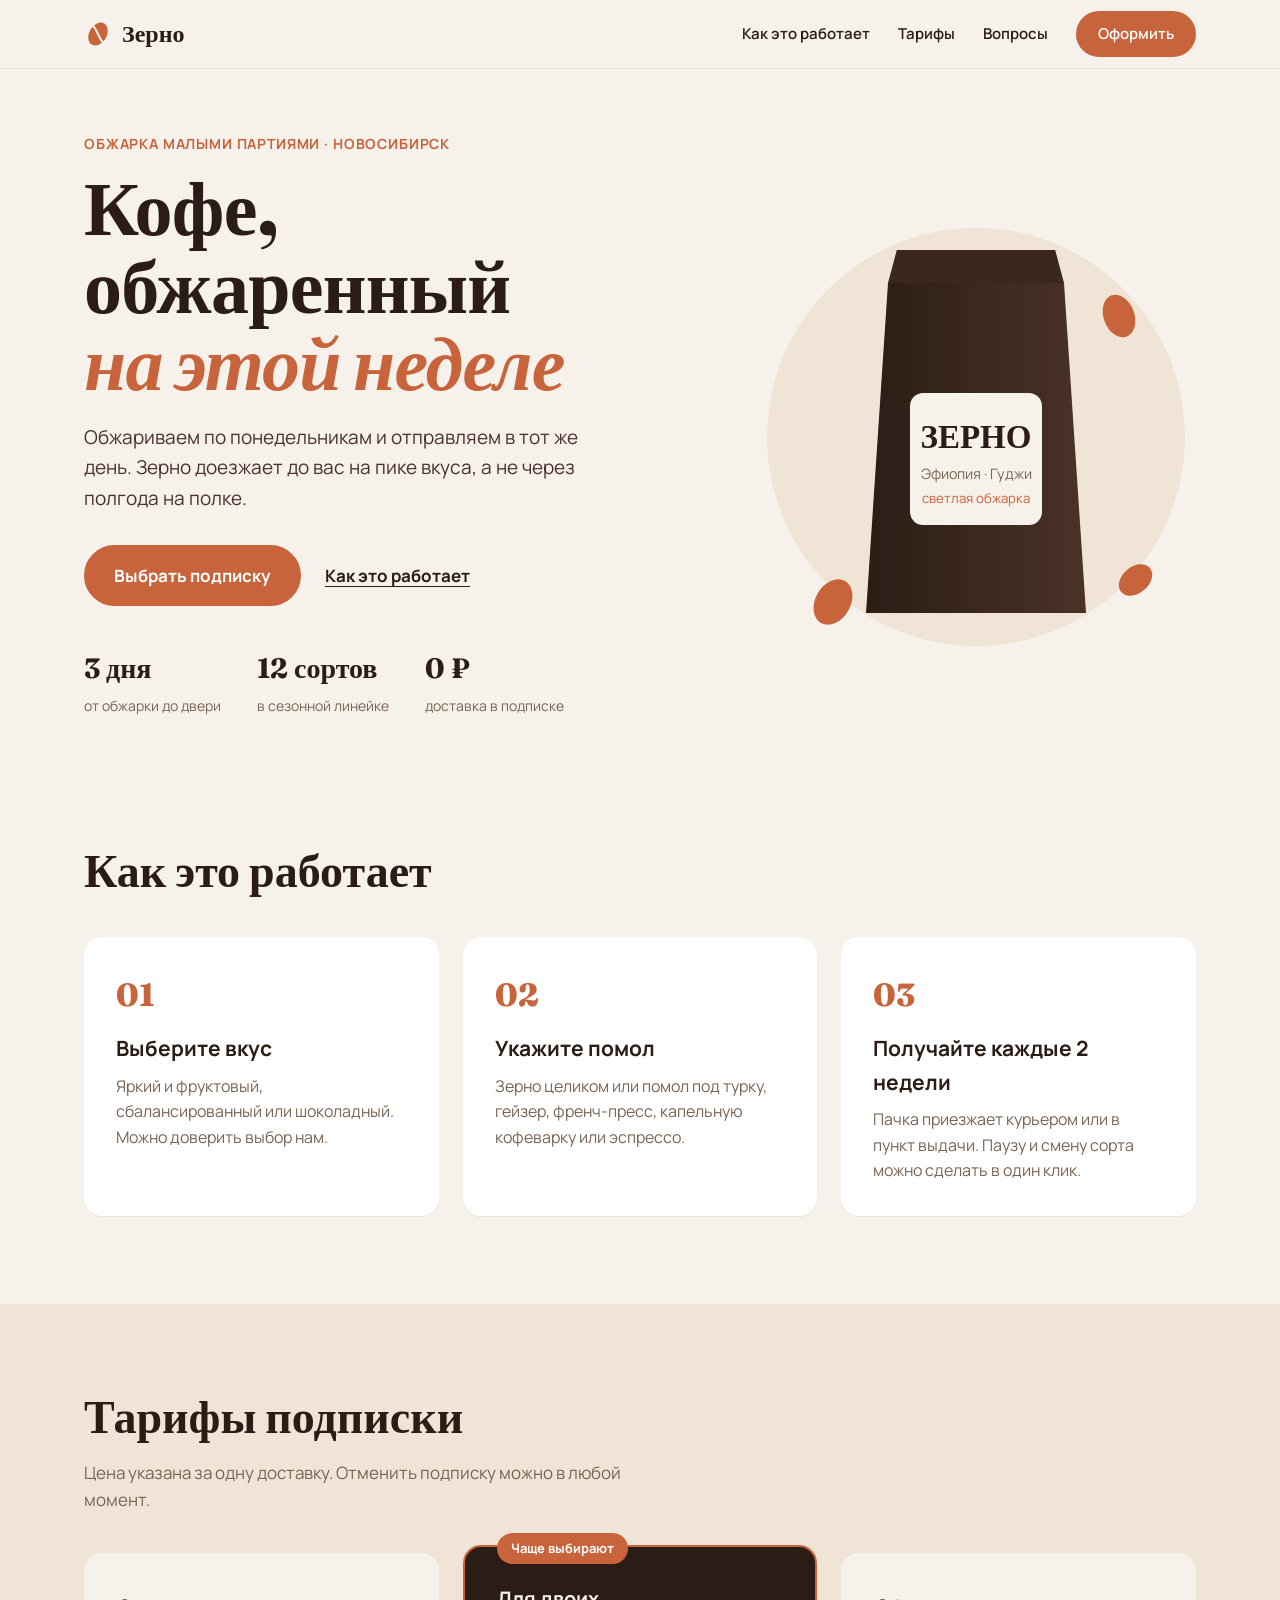
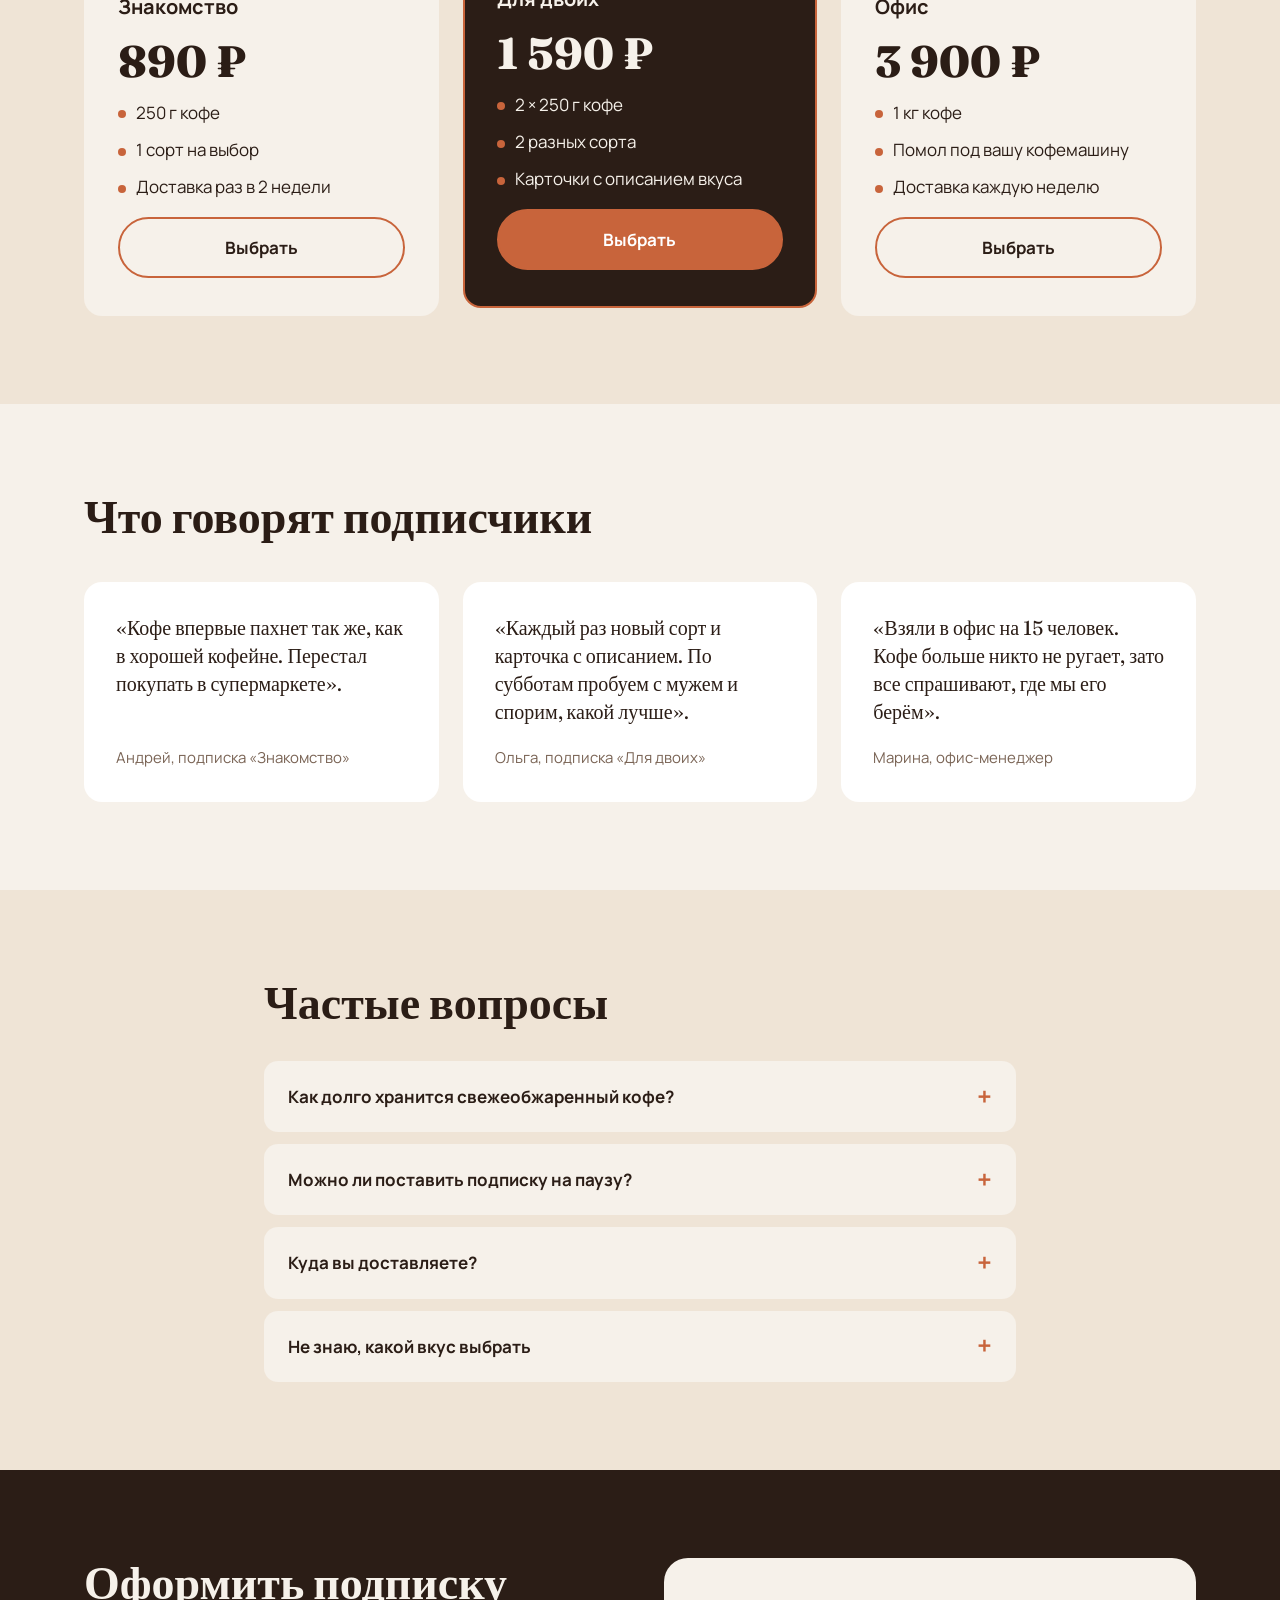
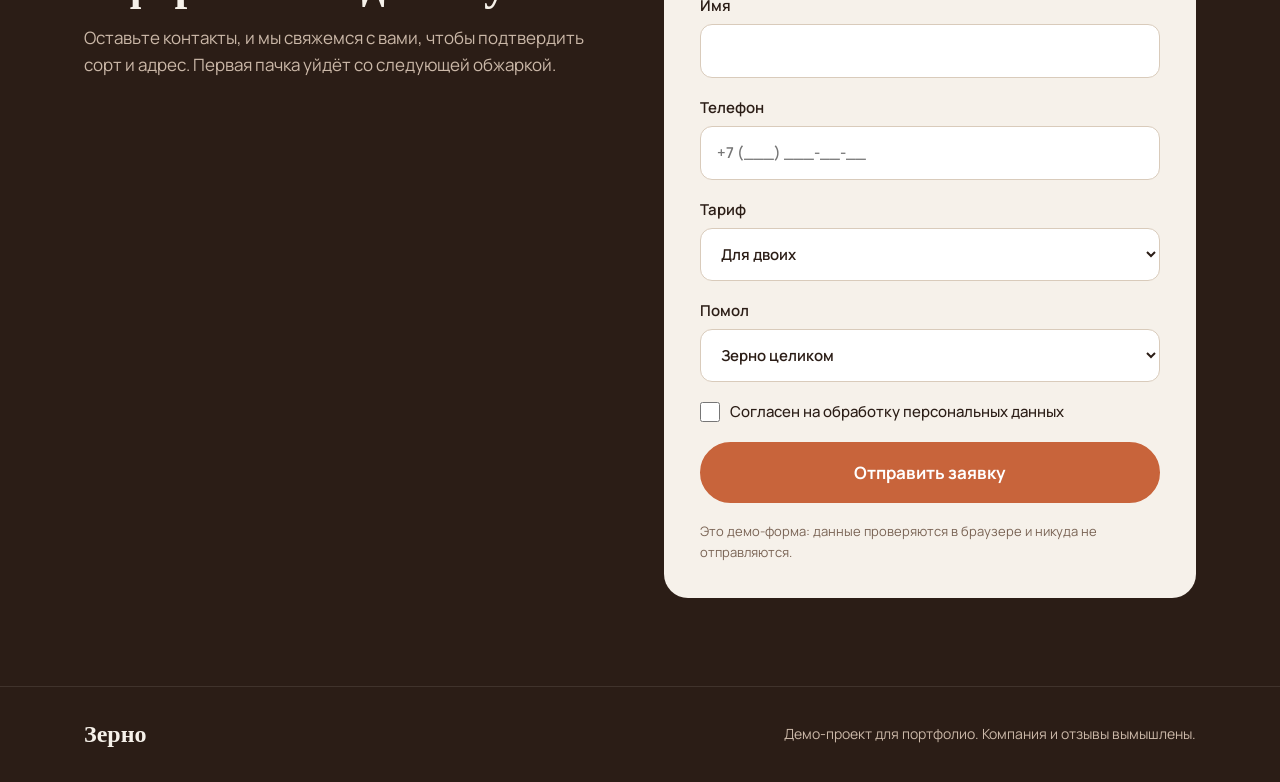
<file: landing/index.html>
<!doctype html>
<html lang="ru">
<head>
<meta charset="utf-8"><link rel="icon" href="data:image/svg+xml,%3Csvg xmlns=%27http://www.w3.org/2000/svg%27 viewBox=%270 0 32 32%27%3E%3Crect width=%2732%27 height=%2732%27 rx=%278%27 fill=%27%2314123a%27/%3E%3Cpath d=%27M9 17l5 5 9-11%27 stroke=%27%23fff%27 stroke-width=%273%27 fill=%27none%27 stroke-linecap=%27round%27/%3E%3C/svg%3E">
<meta name="viewport" content="width=device-width, initial-scale=1">
<title>«Зерно» — свежеобжаренный кофе по подписке</title>
<meta name="description" content="Обжариваем спешелти-кофе малыми партиями и привозим через 3 дня после обжарки. Подписка от 890 ₽.">
<link rel="preconnect" href="https://fonts.googleapis.com"><link rel="preconnect" href="https://fonts.gstatic.com" crossorigin>
<link href="https://fonts.googleapis.com/css2?family=Fraunces:opsz,wght@9..144,600;9..144,800&family=Manrope:wght@400;600;700&display=swap" rel="stylesheet">
<link rel="stylesheet" href="style.css">
</head>
<body>
<header class="top">
  <div class="wrap nav">
    <a href="#" class="logo" aria-label="Зерно — на главную"><svg width="28" height="28" viewBox="0 0 32 32" aria-hidden="true"><ellipse cx="16" cy="16" rx="10" ry="14" fill="#c8643b" transform="rotate(30 16 16)"/><path d="M10 6c6 6 6 14 12 20" stroke="#f6f1ea" stroke-width="2.2" fill="none"/></svg>Зерно</a>
    <button class="burger" aria-label="Открыть меню" aria-expanded="false" aria-controls="menu"><span></span><span></span></button>
    <nav id="menu" class="menu">
      <a href="#how">Как это работает</a><a href="#plans">Тарифы</a><a href="#faq">Вопросы</a><a href="#order" class="btn btn-sm">Оформить</a>
    </nav>
  </div>
</header>

<main>
<section class="hero">
  <div class="wrap hero-grid">
    <div>
      <p class="eyebrow">Обжарка малыми партиями · Новосибирск</p>
      <h1>Кофе, обжаренный <em>на&nbsp;этой неделе</em></h1>
      <p class="lead">Обжариваем по понедельникам и отправляем в тот же день. Зерно доезжает до вас на пике вкуса, а не через полгода на полке.</p>
      <div class="hero-cta"><a href="#plans" class="btn">Выбрать подписку</a><a href="#how" class="link">Как это работает</a></div>
      <ul class="facts">
        <li><b>3 дня</b><span>от обжарки до двери</span></li>
        <li><b>12 сортов</b><span>в сезонной линейке</span></li>
        <li><b>0 ₽</b><span>доставка в подписке</span></li>
      </ul>
    </div>
    <div class="hero-art" aria-hidden="true">
      <svg viewBox="0 0 400 440" class="bag">
        <defs><linearGradient id="g" x1="0" x2="1"><stop offset="0" stop-color="#2b1d16"/><stop offset="1" stop-color="#4a3226"/></linearGradient></defs>
        <circle cx="200" cy="230" r="190" fill="#efe4d6"/>
        <path d="M120 90h160l20 300H100z" fill="url(#g)"/>
        <path d="M120 90h160l-8 -30H128z" fill="#3a271d"/>
        <rect x="140" y="190" width="120" height="120" rx="12" fill="#f6f1ea"/>
        <text x="200" y="240" text-anchor="middle" font-family="Fraunces,serif" font-weight="800" font-size="30" fill="#2b1d16">ЗЕРНО</text>
        <text x="200" y="268" text-anchor="middle" font-family="Manrope,sans-serif" font-size="13" fill="#7a6455">Эфиопия · Гуджи</text>
        <text x="200" y="290" text-anchor="middle" font-family="Manrope,sans-serif" font-size="12" fill="#c8643b">светлая обжарка</text>
        <g fill="#c8643b"><ellipse cx="70" cy="380" rx="16" ry="22" transform="rotate(30 70 380)"/><ellipse cx="330" cy="120" rx="14" ry="20" transform="rotate(-20 330 120)"/><ellipse cx="345" cy="360" rx="12" ry="17" transform="rotate(50 345 360)"/></g>
      </svg>
    </div>
  </div>
</section>

<section id="how" class="section">
  <div class="wrap">
    <h2 class="h2">Как это работает</h2>
    <ol class="steps">
      <li><span>01</span><h3>Выберите вкус</h3><p>Яркий и фруктовый, сбалансированный или шоколадный. Можно доверить выбор нам.</p></li>
      <li><span>02</span><h3>Укажите помол</h3><p>Зерно целиком или помол под турку, гейзер, френч-пресс, капельную кофеварку или эспрессо.</p></li>
      <li><span>03</span><h3>Получайте каждые 2 недели</h3><p>Пачка приезжает курьером или в пункт выдачи. Паузу и смену сорта можно сделать в один клик.</p></li>
    </ol>
  </div>
</section>

<section id="plans" class="section alt">
  <div class="wrap">
    <h2 class="h2">Тарифы подписки</h2>
    <p class="sub">Цена указана за одну доставку. Отменить подписку можно в любой момент.</p>
    <div class="plans">
      <article class="plan"><h3>Знакомство</h3><p class="price">890 ₽</p><ul><li>250 г кофе</li><li>1 сорт на выбор</li><li>Доставка раз в 2 недели</li></ul><a href="#order" class="btn btn-ghost" data-plan="Знакомство">Выбрать</a></article>
      <article class="plan featured"><span class="badge">Чаще выбирают</span><h3>Для двоих</h3><p class="price">1 590 ₽</p><ul><li>2 × 250 г кофе</li><li>2 разных сорта</li><li>Карточки с описанием вкуса</li></ul><a href="#order" class="btn" data-plan="Для двоих">Выбрать</a></article>
      <article class="plan"><h3>Офис</h3><p class="price">3 900 ₽</p><ul><li>1 кг кофе</li><li>Помол под вашу кофемашину</li><li>Доставка каждую неделю</li></ul><a href="#order" class="btn btn-ghost" data-plan="Офис">Выбрать</a></article>
    </div>
  </div>
</section>

<section class="section">
  <div class="wrap">
    <h2 class="h2">Что говорят подписчики</h2>
    <div class="quotes">
      <figure><blockquote>«Кофе впервые пахнет так же, как в хорошей кофейне. Перестал покупать в супермаркете».</blockquote><figcaption>Андрей, подписка «Знакомство»</figcaption></figure>
      <figure><blockquote>«Каждый раз новый сорт и карточка с описанием. По субботам пробуем с мужем и спорим, какой лучше».</blockquote><figcaption>Ольга, подписка «Для двоих»</figcaption></figure>
      <figure><blockquote>«Взяли в офис на 15 человек. Кофе больше никто не ругает, зато все спрашивают, где мы его берём».</blockquote><figcaption>Марина, офис-менеджер</figcaption></figure>
    </div>
  </div>
</section>

<section id="faq" class="section alt">
  <div class="wrap narrow">
    <h2 class="h2">Частые вопросы</h2>
    <div class="faq">
      <details><summary>Как долго хранится свежеобжаренный кофе?</summary><p>Лучше всего вкус раскрывается в первые 2–5 недель после обжарки. Упаковка с клапаном сохраняет аромат и после вскрытия.</p></details>
      <details><summary>Можно ли поставить подписку на паузу?</summary><p>Да. Паузу можно поставить на любой срок, и следующая пачка не придёт, пока вы её не снимете.</p></details>
      <details><summary>Куда вы доставляете?</summary><p>По Новосибирску курьером. В другие города отправляем в пункты выдачи, обычно это 2–5 дней.</p></details>
      <details><summary>Не знаю, какой вкус выбрать</summary><p>Ничего выбирать заранее не нужно. В первой пачке мы отправим сбалансированный сорт, а дальше подстроим подборку под ваш отзыв.</p></details>
    </div>
  </div>
</section>

<section id="order" class="section order">
  <div class="wrap order-grid">
    <div>
      <h2 class="h2">Оформить подписку</h2>
      <p class="sub">Оставьте контакты, и мы свяжемся с вами, чтобы подтвердить сорт и адрес. Первая пачка уйдёт со следующей обжаркой.</p>
    </div>
    <form class="form" novalidate>
      <label>Имя<input name="name" autocomplete="name" required minlength="2"><span class="err">Напишите, как к вам обращаться</span></label>
      <label>Телефон<input name="phone" type="tel" autocomplete="tel" required placeholder="+7 (___) ___-__-__"><span class="err">Нужен номер из 11 цифр</span></label>
      <label>Тариф<select name="plan"><option>Знакомство</option><option selected>Для двоих</option><option>Офис</option></select></label>
      <label>Помол<select name="grind"><option>Зерно целиком</option><option>Под турку</option><option>Под фильтр</option><option>Под эспрессо</option></select></label>
      <label class="check"><input type="checkbox" name="agree" required> Согласен на обработку персональных данных<span class="err">Нужно согласие</span></label>
      <button class="btn" type="submit">Отправить заявку</button>
      <p class="note">Это демо-форма: данные проверяются в браузере и никуда не отправляются.</p>
      <div class="success" hidden role="status"><b>Спасибо!</b> Заявка принята. В реальном проекте здесь мы подключаем отправку заявок на почту или в CRM.</div>
    </form>
  </div>
</section>
</main>

<footer class="foot"><div class="wrap foot-grid"><span class="logo">Зерно</span><span>Демо-проект для портфолио. Компания и отзывы вымышлены.</span></div></footer>
<script src="script.js" defer></script>
</body>
</html>
</file>
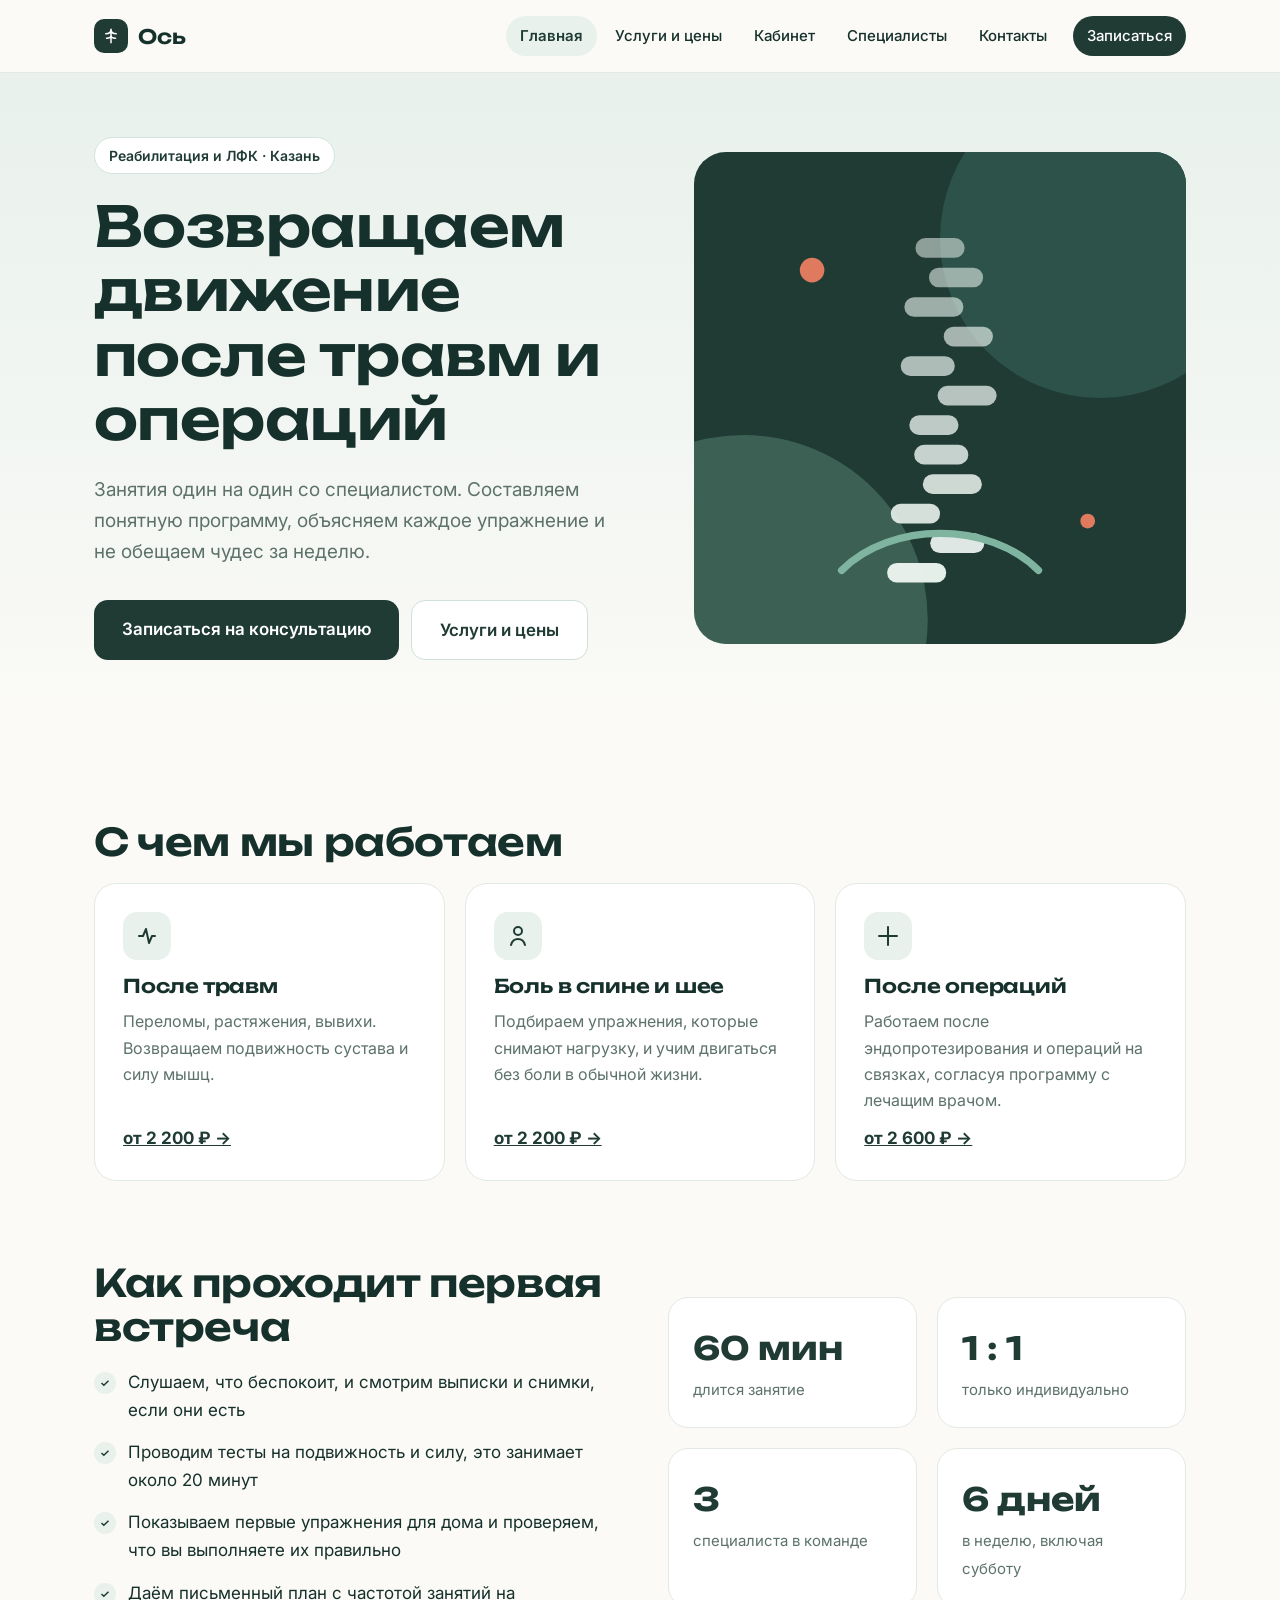
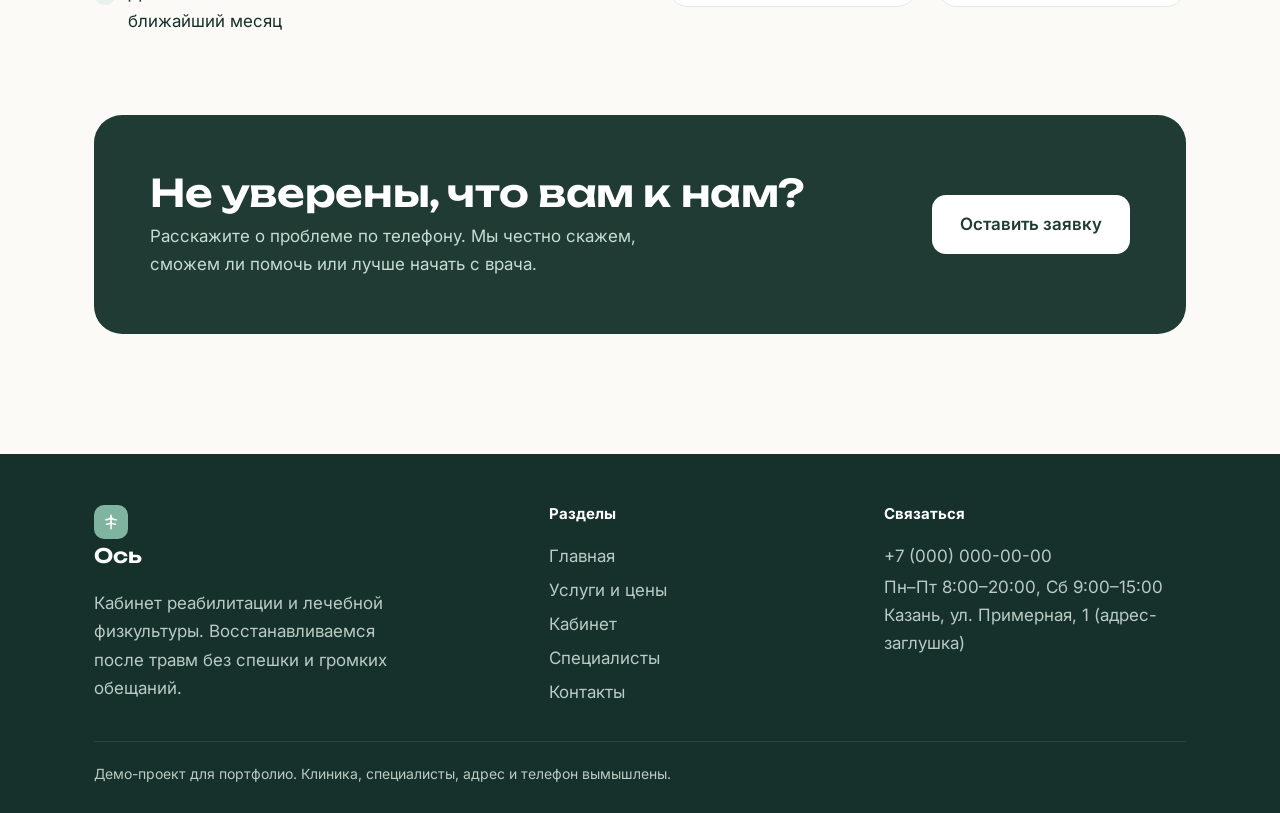
<file: vizitka/index.html>
<!doctype html>
<html lang="ru"><head><meta charset="utf-8"><link rel="icon" href="data:image/svg+xml,%3Csvg xmlns=%27http://www.w3.org/2000/svg%27 viewBox=%270 0 32 32%27%3E%3Crect width=%2732%27 height=%2732%27 rx=%278%27 fill=%27%2314123a%27/%3E%3Cpath d=%27M9 17l5 5 9-11%27 stroke=%27%23fff%27 stroke-width=%273%27 fill=%27none%27 stroke-linecap=%27round%27/%3E%3C/svg%3E"><meta name="viewport" content="width=device-width, initial-scale=1">
<title>«Ось» — кабинет реабилитации в Казани</title><meta name="description" content="Реабилитация после травм и операций, ЛФК и работа с болью в спине. Индивидуальные занятия со специалистом.">
<link rel="preconnect" href="https://fonts.googleapis.com"><link rel="preconnect" href="https://fonts.gstatic.com" crossorigin>
<link href="https://fonts.googleapis.com/css2?family=Inter:wght@400;500;600;700&family=Unbounded:wght@500;600&display=swap" rel="stylesheet">
<link rel="stylesheet" href="style.css"></head><body>
<header class="top"><div class="wrap nav"><a href="index.html" class="logo" aria-label="Ось — на главную"><i><svg width="18" height="18" viewBox="0 0 24 24" aria-hidden="true"><path d="M12 3v18M5 9c3 0 7-1 7-6M19 9c-3 0-7-1-7-6M6 15c3 0 6-1 6-4M18 15c-3 0-6-1-6-4" stroke="#fff" stroke-width="2" fill="none" stroke-linecap="round"/></svg></i>Ось</a>
<button class="burger" aria-label="Меню" aria-expanded="false" aria-controls="menu"><svg width="20" height="20" viewBox="0 0 20 20"><path d="M3 6h14M3 14h14" stroke="#16302b" stroke-width="2" stroke-linecap="round"/></svg></button>
<nav id="menu" class="menu"><a href="index.html" aria-current=page>Главная</a><a href="services.html">Услуги и цены</a><a href="works.html">Кабинет</a><a href="about.html">Специалисты</a><a href="contacts.html">Контакты</a><a href="contacts.html#book" class="cta">Записаться</a></nav></div></header><main>
<section class="hero"><div class="wrap hero-grid"><div>
<span class="tag">Реабилитация и ЛФК · Казань</span>
<h1 style="margin-top:20px">Возвращаем движение после травм и операций</h1>
<p class="lead">Занятия один на один со специалистом. Составляем понятную программу, объясняем каждое упражнение и не обещаем чудес за неделю.</p>
<div style="display:flex;gap:12px;flex-wrap:wrap"><a href="contacts.html#book" class="btn">Записаться на консультацию</a><a href="services.html" class="btn light" style="border:1px solid #cfe0d8">Услуги и цены</a></div>
</div><div class="art" aria-hidden="true"><svg viewBox="0 0 400 400"><circle cx="330" cy="70" r="130" fill="#2c5249"/><circle cx="40" cy="380" r="150" fill="#7fb5a0" opacity=".3"/>
<g fill="#e8f1ec"><rect x="180" y="70" width="40" height="16" rx="8" opacity="0.55"/><rect x="191" y="94" width="44" height="16" rx="8" opacity="0.59"/><rect x="171" y="118" width="48" height="16" rx="8" opacity="0.63"/><rect x="203" y="142" width="40" height="16" rx="8" opacity="0.67"/><rect x="168" y="166" width="44" height="16" rx="8" opacity="0.71"/><rect x="198" y="190" width="48" height="16" rx="8" opacity="0.75"/><rect x="175" y="214" width="40" height="16" rx="8" opacity="0.79"/><rect x="179" y="238" width="44" height="16" rx="8" opacity="0.83"/><rect x="186" y="262" width="48" height="16" rx="8" opacity="0.87"/><rect x="160" y="286" width="40" height="16" rx="8" opacity="0.91"/><rect x="192" y="310" width="44" height="16" rx="8" opacity="0.95"/><rect x="157" y="334" width="48" height="16" rx="8" opacity="0.99"/></g>
<path d="M120 340c40-40 120-40 160 0" stroke="#7fb5a0" stroke-width="6" fill="none" stroke-linecap="round"/><circle cx="96" cy="96" r="10" fill="#e07a5f"/><circle cx="320" cy="300" r="6" fill="#e07a5f"/></svg></div></div></section>
<section class="section"><div class="wrap"><h2>С чем мы работаем</h2><div class="cards">
<article class="card"><span class="ico"><svg width="24" height="24" viewBox="0 0 24 24" aria-hidden="true"><path d="M4 12h4l3-7 3 14 3-7h3" stroke="#1f3b34" stroke-width="2" fill="none" stroke-linecap="round" stroke-linejoin="round"/></svg></span><h3>После травм</h3><p>Переломы, растяжения, вывихи. Возвращаем подвижность сустава и силу мышц.</p><a href="services.html" class="price">от 2 200 ₽ →</a></article>
<article class="card"><span class="ico"><svg width="24" height="24" viewBox="0 0 24 24" aria-hidden="true"><path d="M12 3a4 4 0 110 8 4 4 0 010-8zM5 21c1-4 4-6 7-6s6 2 7 6" stroke="#1f3b34" stroke-width="2" fill="none" stroke-linecap="round" stroke-linejoin="round"/></svg></span><h3>Боль в спине и шее</h3><p>Подбираем упражнения, которые снимают нагрузку, и учим двигаться без боли в обычной жизни.</p><a href="services.html" class="price">от 2 200 ₽ →</a></article>
<article class="card"><span class="ico"><svg width="24" height="24" viewBox="0 0 24 24" aria-hidden="true"><path d="M3 12h18M12 3v18" stroke="#1f3b34" stroke-width="2" fill="none" stroke-linecap="round" stroke-linejoin="round"/></svg></span><h3>После операций</h3><p>Работаем после эндопротезирования и операций на связках, согласуя программу с лечащим врачом.</p><a href="services.html" class="price">от 2 600 ₽ →</a></article>
</div></div></section>
<section class="section" style="padding-top:0"><div class="wrap split"><div><h2>Как проходит первая встреча</h2><ul class="list">
<li>Слушаем, что беспокоит, и смотрим выписки и снимки, если они есть</li><li>Проводим тесты на подвижность и силу, это занимает около 20 минут</li><li>Показываем первые упражнения для дома и проверяем, что вы выполняете их правильно</li><li>Даём письменный план с частотой занятий на ближайший месяц</li></ul></div>
<div class="stats" style="grid-template-columns:1fr 1fr"><div><b>60 мин</b><span>длится занятие</span></div><div><b>1 : 1</b><span>только индивидуально</span></div><div><b>3</b><span>специалиста в команде</span></div><div><b>6 дней</b><span>в неделю, включая субботу</span></div></div></div></section>
<section class="section" style="padding-top:0"><div class="wrap"><div class="band"><div><h2 style="margin:0">Не уверены, что вам к нам?</h2><p>Расскажите о проблеме по телефону. Мы честно скажем, сможем ли помочь или лучше начать с врача.</p></div><a href="contacts.html#book" class="btn light">Оставить заявку</a></div></div></section></main><footer class="foot"><div class="wrap"><div class="foot-grid">
<div><a href="index.html" class="logo"><i><svg width="18" height="18" viewBox="0 0 24 24" aria-hidden="true"><path d="M12 3v18M5 9c3 0 7-1 7-6M19 9c-3 0-7-1-7-6M6 15c3 0 6-1 6-4M18 15c-3 0-6-1-6-4" stroke="#fff" stroke-width="2" fill="none" stroke-linecap="round"/></svg></i>Ось</a><p style="margin-top:14px;max-width:320px">Кабинет реабилитации и лечебной физкультуры. Восстанавливаемся после травм без спешки и громких обещаний.</p></div>
<div><h4>Разделы</h4><a href="index.html">Главная</a><a href="services.html">Услуги и цены</a><a href="works.html">Кабинет</a><a href="about.html">Специалисты</a><a href="contacts.html">Контакты</a></div>
<div><h4>Связаться</h4><a href="tel:+70000000000">+7 (000) 000-00-00</a><span>Пн–Пт 8:00–20:00, Сб 9:00–15:00</span><br><span>Казань, ул. Примерная, 1 (адрес-заглушка)</span></div>
</div><p class="copy">Демо-проект для портфолио. Клиника, специалисты, адрес и телефон вымышлены.</p></div></footer>
<script src="script.js" defer></script></body></html>
</file>
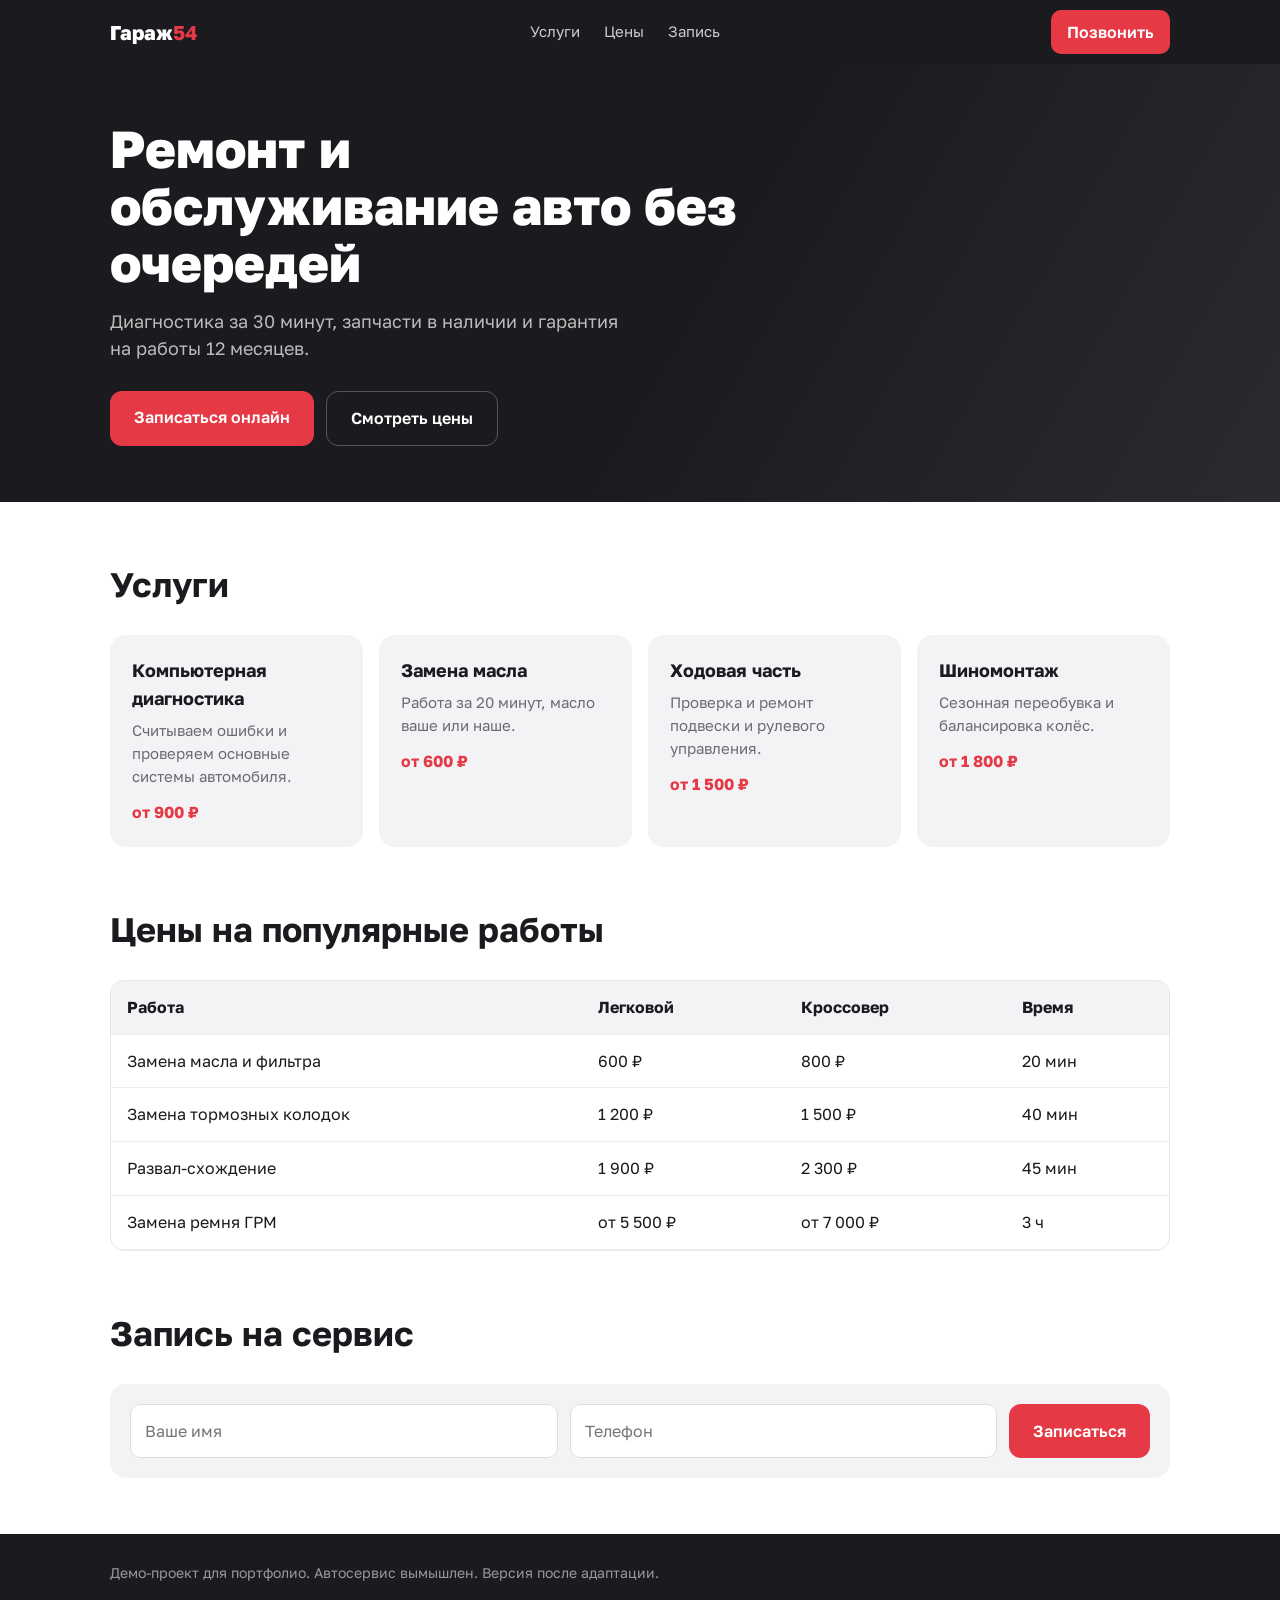
<file: adaptive/after.html>
<!doctype html>
<html lang="ru"><head><meta charset="utf-8"><link rel="icon" href="data:image/svg+xml,%3Csvg xmlns=%27http://www.w3.org/2000/svg%27 viewBox=%270 0 32 32%27%3E%3Crect width=%2732%27 height=%2732%27 rx=%278%27 fill=%27%2314123a%27/%3E%3Cpath d=%27M9 17l5 5 9-11%27 stroke=%27%23fff%27 stroke-width=%273%27 fill=%27none%27 stroke-linecap=%27round%27/%3E%3C/svg%3E"><meta name="viewport" content="width=device-width, initial-scale=1">
<meta name="description" content="Демо-проект: адаптивная версия сайта вымышленного автосервиса «Гараж 54».">
<title>«Гараж 54» — автосервис в Новосибирске (после адаптации)</title>
<link rel="preconnect" href="https://fonts.googleapis.com"><link rel="preconnect" href="https://fonts.gstatic.com" crossorigin>
<link href="https://fonts.googleapis.com/css2?family=Golos+Text:wght@400;600;800&display=swap" rel="stylesheet">
<style>
:root{--red:#e63946;--ink:#1b1b1f;--gray:#f3f3f5;--muted:#6b6b76}
*{box-sizing:border-box;margin:0;padding:0}body{font-family:"Golos Text",system-ui,sans-serif;color:var(--ink);line-height:1.55;font-size:16px;background:#fff}
a{color:inherit}.wrap{max-width:1100px;margin:0 auto;padding:0 20px}
.top{background:var(--ink);color:#fff;position:sticky;top:0;z-index:5}
.nav{display:flex;align-items:center;justify-content:space-between;height:64px;gap:12px}
.logo{font-weight:800;font-size:20px;text-decoration:none}.logo b{color:var(--red)}
.menu{display:flex;gap:24px}.menu a{text-decoration:none;color:#ccc;font-size:15px}.menu a:hover{color:#fff}
.call{background:var(--red);color:#fff;text-decoration:none;font-weight:600;padding:10px 16px;border-radius:10px;white-space:nowrap}
.burger{display:none;background:none;border:1px solid #444;border-radius:10px;width:44px;height:44px;color:#fff;font-size:20px;cursor:pointer}
.hero{background:linear-gradient(120deg,#1b1b1f 55%,#2a2a31);color:#fff;padding:56px 0}
.hero h1{font-size:clamp(30px,5vw,52px);line-height:1.1;font-weight:800;max-width:640px}
.hero p{color:#bbb;margin:16px 0 28px;max-width:520px;font-size:18px}
.btns{display:flex;gap:12px;flex-wrap:wrap}
.btn{display:inline-block;background:var(--red);color:#fff;text-decoration:none;font-weight:600;padding:14px 24px;border-radius:12px;text-align:center}
.btn.o{background:transparent;border:1.5px solid #555}
.section{padding:56px 0;scroll-margin-top:72px}[id]{scroll-margin-top:72px}.scroll-hint{display:none;font-size:14px;color:#6b6b75;margin:-12px 0 10px}@media (max-width:620px){.scroll-hint{display:block}}.table-wrap{background:linear-gradient(90deg,#fff 30%,rgba(255,255,255,0)) left/40px 100% no-repeat local,linear-gradient(270deg,#fff 30%,rgba(255,255,255,0)) right/40px 100% no-repeat local,radial-gradient(farthest-side at 0 50%,rgba(0,0,0,.18),transparent) left/12px 100% no-repeat scroll,radial-gradient(farthest-side at 100% 50%,rgba(0,0,0,.18),transparent) right/12px 100% no-repeat scroll}h2{font-size:clamp(24px,3.4vw,34px);margin-bottom:24px}
.grid{display:grid;grid-template-columns:repeat(auto-fit,minmax(240px,1fr));gap:16px}
.card{background:var(--gray);border-radius:16px;padding:22px}.card h3{font-size:18px;margin-bottom:6px}.card p{color:var(--muted);font-size:15px}.card b{display:block;margin-top:12px;color:var(--red)}
.table-wrap{overflow-x:auto;-webkit-overflow-scrolling:touch;border-radius:14px;border:1px solid #e5e5ea}
table{border-collapse:collapse;width:100%;min-width:520px}th,td{padding:14px 16px;text-align:left;border-bottom:1px solid #eee}th{background:var(--gray)}
.form{display:grid;grid-template-columns:1fr 1fr auto;gap:12px;background:var(--gray);padding:20px;border-radius:16px}
.form input{font:inherit;padding:14px;border:1px solid #ddd;border-radius:10px;min-width:0;font-size:16px}
.form button{border:0;font:inherit;font-weight:600;cursor:pointer}
.foot{background:var(--ink);color:#999;padding:28px 0;font-size:14px}
@media (max-width:760px){
 .menu{display:none;position:absolute;top:64px;left:0;right:0;background:var(--ink);flex-direction:column;padding:8px 20px 20px;gap:0}
 .menu.open{display:flex}.menu a{padding:12px 0;border-bottom:1px solid #333}
 .burger{display:block}.call{padding:10px 12px;font-size:14px}
 .btns .btn{flex:1 1 100%}
 .form{grid-template-columns:1fr}
 .hero{padding:40px 0}.section{padding:40px 0}
}
</style></head><body>
<header class="top"><div class="wrap nav"><a href="#" class="logo">Гараж<b>54</b></a>
<nav class="menu" id="menu"><a href="#services">Услуги</a><a href="#prices">Цены</a><a href="#book">Запись</a></nav>
<a class="call" href="tel:+70000000000">Позвонить</a><button class="burger" aria-label="Меню" aria-expanded="false" aria-controls="menu" >☰</button></div></header>
<section class="hero"><div class="wrap"><h1>Ремонт и обслуживание авто без очередей</h1><p>Диагностика за 30 минут, запчасти в наличии и гарантия на работы 12 месяцев.</p><div class="btns"><a href="#book" class="btn">Записаться онлайн</a><a href="#prices" class="btn o">Смотреть цены</a></div></div></section>
<section class="section" id="services"><div class="wrap"><h2>Услуги</h2><div class="grid">
<div class="card"><h3>Компьютерная диагностика</h3><p>Считываем ошибки и проверяем основные системы автомобиля.</p><b>от 900 ₽</b></div>
<div class="card"><h3>Замена масла</h3><p>Работа за 20 минут, масло ваше или наше.</p><b>от 600 ₽</b></div>
<div class="card"><h3>Ходовая часть</h3><p>Проверка и ремонт подвески и рулевого управления.</p><b>от 1 500 ₽</b></div>
<div class="card"><h3>Шиномонтаж</h3><p>Сезонная переобувка и балансировка колёс.</p><b>от 1 800 ₽</b></div></div></div></section>
<section class="section" id="prices" style="padding-top:0"><div class="wrap"><h2>Цены на популярные работы</h2><p class="scroll-hint">Листайте таблицу вбок →</p><div class="table-wrap"><table><thead><tr><th>Работа</th><th>Легковой</th><th>Кроссовер</th><th>Время</th></tr></thead><tbody>
<tr><td>Замена масла и фильтра</td><td>600 ₽</td><td>800 ₽</td><td>20 мин</td></tr><tr><td>Замена тормозных колодок</td><td>1 200 ₽</td><td>1 500 ₽</td><td>40 мин</td></tr><tr><td>Развал-схождение</td><td>1 900 ₽</td><td>2 300 ₽</td><td>45 мин</td></tr><tr><td>Замена ремня ГРМ</td><td style="white-space:nowrap">от 5 500 ₽</td><td style="white-space:nowrap">от 7 000 ₽</td><td>3 ч</td></tr></tbody></table></div></div></section>
<section class="section" id="book" style="padding-top:0"><div class="wrap"><h2>Запись на сервис</h2><form class="form" onsubmit="event.preventDefault();this.innerHTML='<p><b>Спасибо!</b> Это демо, заявка никуда не отправляется.</p>'"><input placeholder="Ваше имя" aria-label="Имя" required><input type="tel" placeholder="Телефон" aria-label="Телефон" required><button class="btn" type="submit">Записаться</button></form></div></section>
<footer class="foot"><div class="wrap">Демо-проект для портфолио. Автосервис вымышлен. Версия после адаптации.</div></footer>
<script>
const b=document.querySelector('.burger'),m=document.getElementById('menu');
b.addEventListener('click',()=>{const o=m.classList.toggle('open');b.setAttribute('aria-expanded',o)});
m.querySelectorAll('a').forEach(a=>a.addEventListener('click',()=>{m.classList.remove('open');b.setAttribute('aria-expanded','false')}));
</script>
</body></html>
</file>
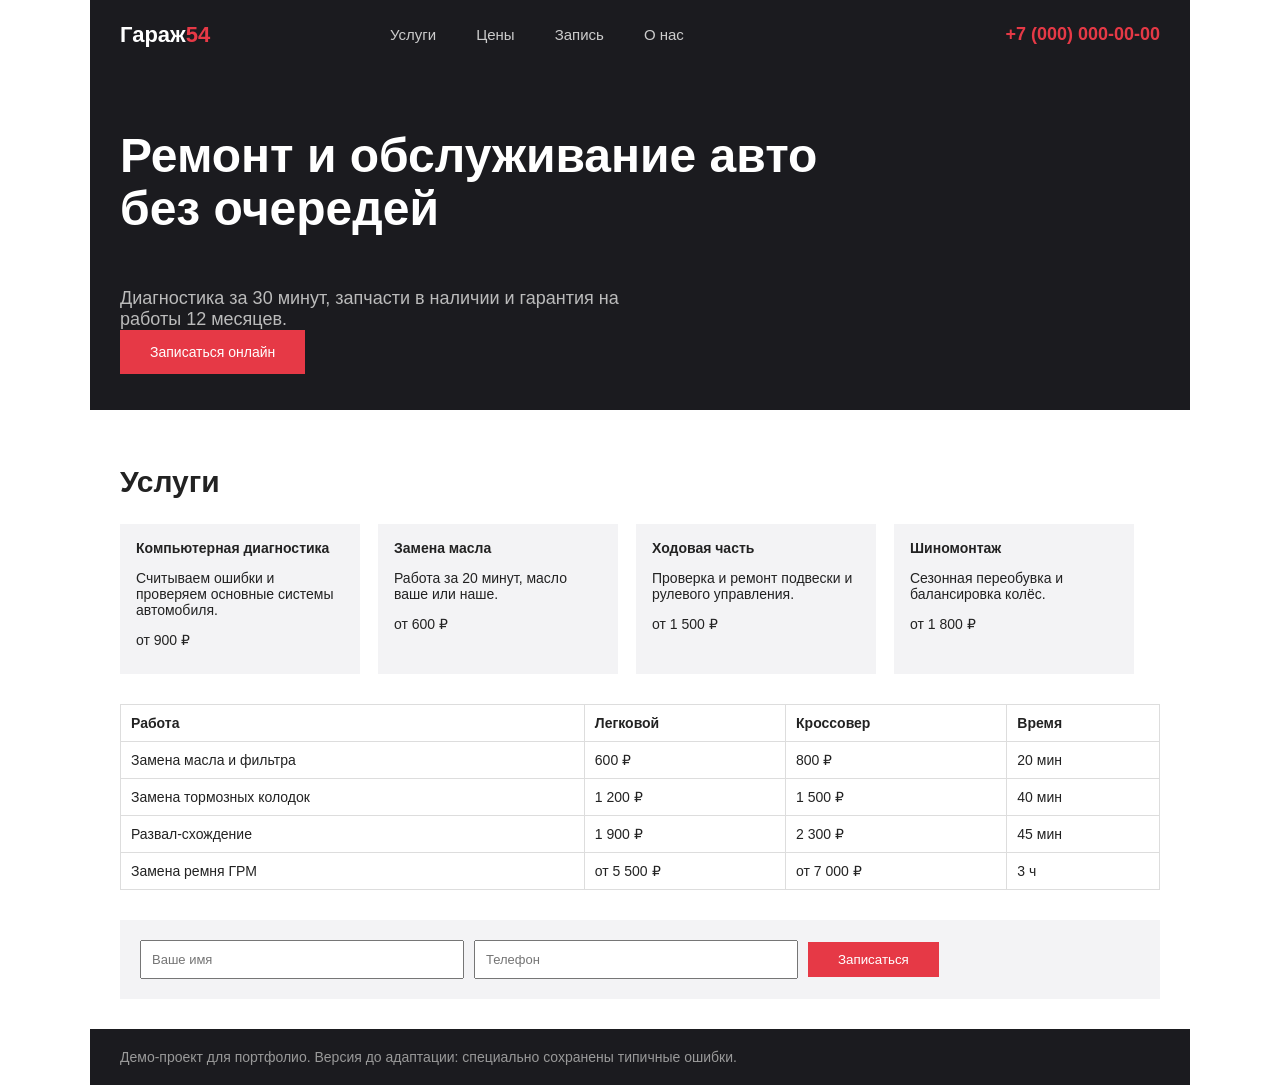
<file: adaptive/before.html>
<!doctype html>
<html lang="ru"><head><meta charset="utf-8"><link rel="icon" href="data:image/svg+xml,%3Csvg xmlns=%27http://www.w3.org/2000/svg%27 viewBox=%270 0 32 32%27%3E%3Crect width=%2732%27 height=%2732%27 rx=%278%27 fill=%27%2314123a%27/%3E%3Cpath d=%27M9 17l5 5 9-11%27 stroke=%27%23fff%27 stroke-width=%273%27 fill=%27none%27 stroke-linecap=%27round%27/%3E%3C/svg%3E">
<meta name="description" content="Демо-проект: исходная неадаптивная версия сайта вымышленного автосервиса «Гараж 54».">
<title>«Гараж 54» — до адаптации</title>
<style>
body{margin:0;font-family:Arial,sans-serif;font-size:14px;color:#222;background:#fff}
.page{width:1100px;margin:0 auto;background:#fff}
.top{background:#1b1b1f;color:#fff;height:70px;position:relative}
.logo{position:absolute;left:30px;top:22px;font-size:22px;font-weight:bold}.logo b{color:#e63946}
.menu{position:absolute;left:300px;top:26px}.menu a{color:#ccc;margin-right:40px;text-decoration:none;font-size:15px}
.phone{position:absolute;right:30px;top:24px;font-size:18px;font-weight:bold;color:#e63946}
.hero{height:340px;background:#1b1b1f;color:#fff;position:relative}
.hero h1{position:absolute;left:30px;top:60px;width:700px;font-size:48px;margin:0;line-height:1.1}
.hero p{position:absolute;left:30px;top:200px;width:560px;color:#bbb;font-size:18px}
.hero a{position:absolute;left:30px;top:260px;background:#e63946;color:#fff;padding:14px 30px;text-decoration:none}
.services{padding:30px;overflow:hidden}.services h2{font-size:30px}
.card{float:left;width:240px;height:150px;margin-right:18px;background:#f3f3f5;padding:16px;box-sizing:border-box}
.card:last-child{margin-right:0}
table{width:1040px;margin:0 30px 30px;border-collapse:collapse}td,th{border:1px solid #ddd;padding:10px;text-align:left}
.form{margin:0 30px 30px;padding:20px;background:#f3f3f5;width:1000px}.form input{width:300px;padding:10px;font-size:13px;margin-right:10px}.form button{padding:10px 30px;background:#e63946;color:#fff;border:0}
.foot{background:#1b1b1f;color:#999;padding:20px 30px}
</style></head><body><div class="page">
<div class="top"><div class="logo">Гараж<b>54</b></div><div class="menu"><a href="#">Услуги</a><a href="#">Цены</a><a href="#">Запись</a><a href="#">О нас</a></div><div class="phone">+7 (000) 000-00-00</div></div>
<div class="hero"><h1>Ремонт и обслуживание авто без очередей</h1><p>Диагностика за 30 минут, запчасти в наличии и гарантия на работы 12 месяцев.</p><a href="#">Записаться онлайн</a></div>
<div class="services"><h2>Услуги</h2>
<div class="card"><b>Компьютерная диагностика</b><p>Считываем ошибки и проверяем основные системы автомобиля.</p>от 900 ₽</div>
<div class="card"><b>Замена масла</b><p>Работа за 20 минут, масло ваше или наше.</p>от 600 ₽</div>
<div class="card"><b>Ходовая часть</b><p>Проверка и ремонт подвески и рулевого управления.</p>от 1 500 ₽</div>
<div class="card"><b>Шиномонтаж</b><p>Сезонная переобувка и балансировка колёс.</p>от 1 800 ₽</div></div>
<table><tr><th>Работа</th><th>Легковой</th><th>Кроссовер</th><th>Время</th></tr><tr><td>Замена масла и фильтра</td><td>600 ₽</td><td>800 ₽</td><td>20 мин</td></tr><tr><td>Замена тормозных колодок</td><td>1 200 ₽</td><td>1 500 ₽</td><td>40 мин</td></tr><tr><td>Развал-схождение</td><td>1 900 ₽</td><td>2 300 ₽</td><td>45 мин</td></tr><tr><td>Замена ремня ГРМ</td><td>от 5 500 ₽</td><td>от 7 000 ₽</td><td>3 ч</td></tr></table>
<div class="form"><input placeholder="Ваше имя"><input placeholder="Телефон"><button>Записаться</button></div>
<div class="foot">Демо-проект для портфолио. Версия до адаптации: специально сохранены типичные ошибки.</div></div></body></html>
</file>
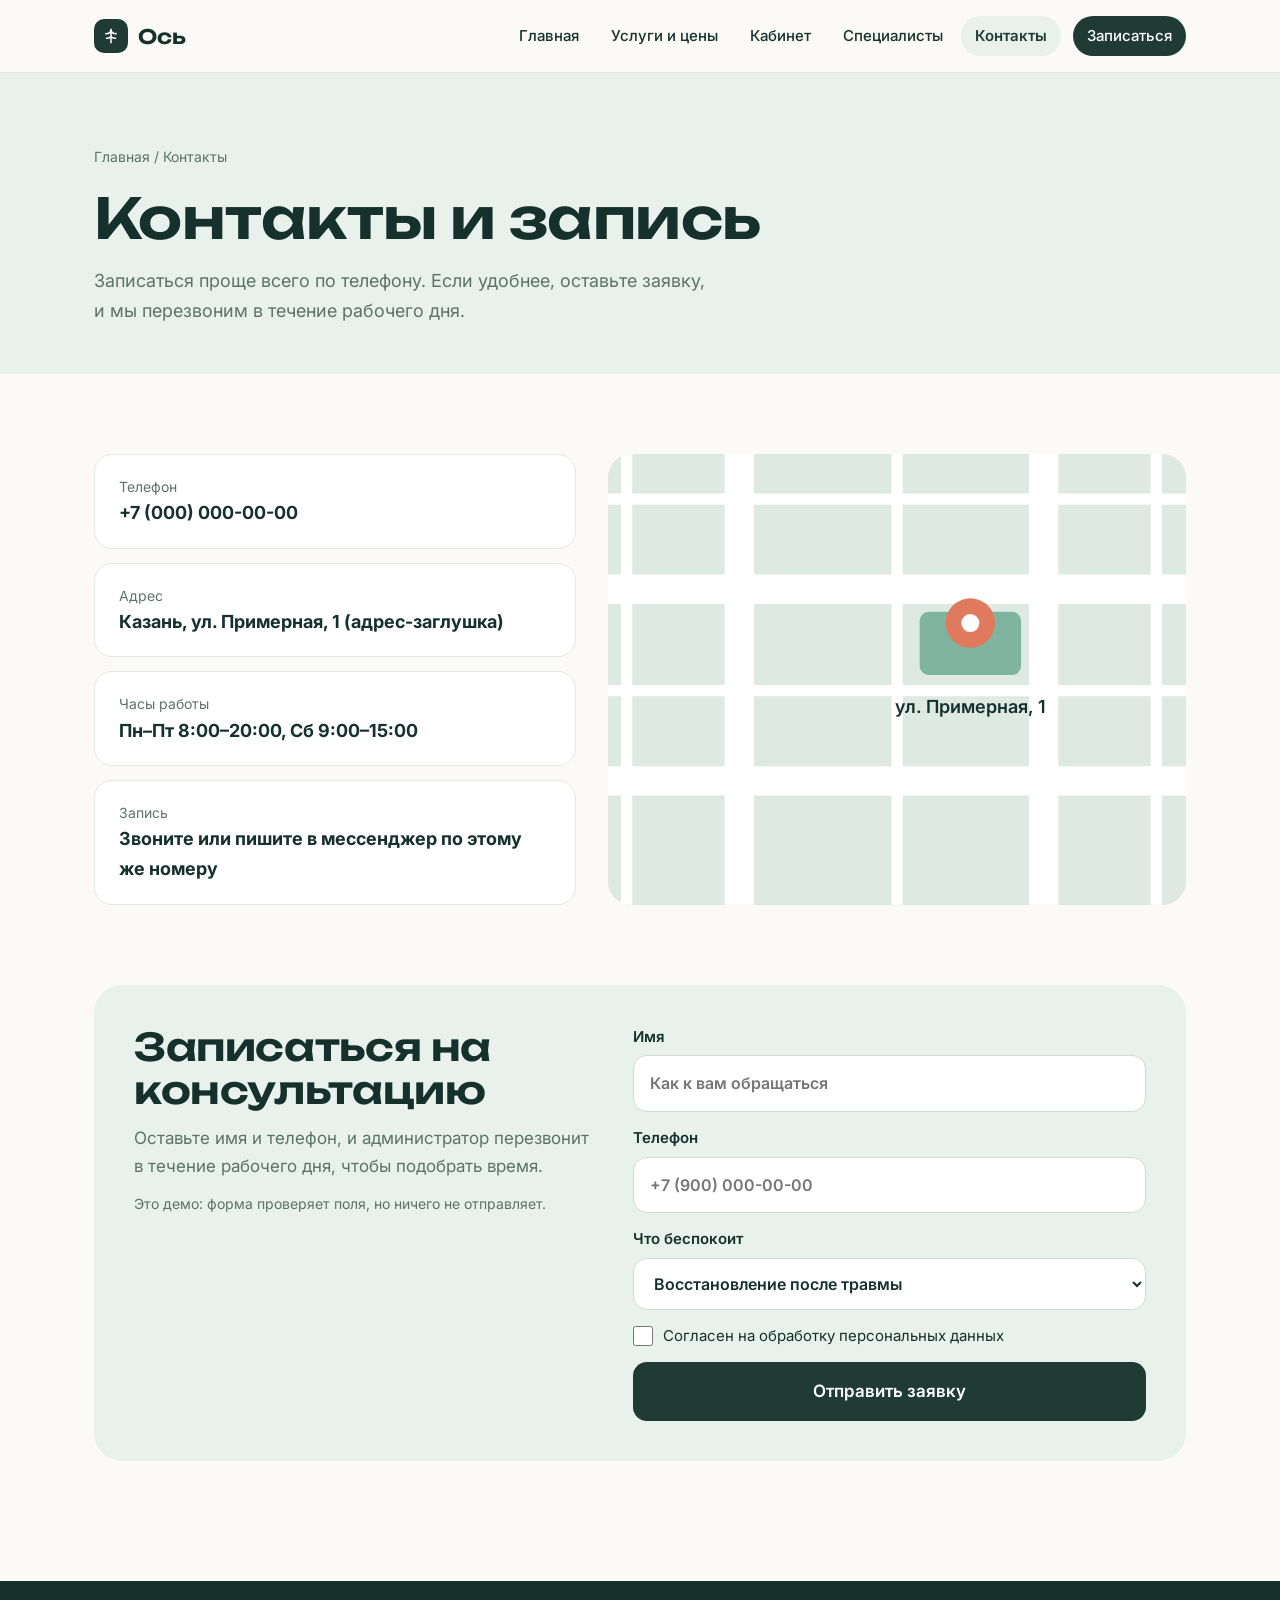
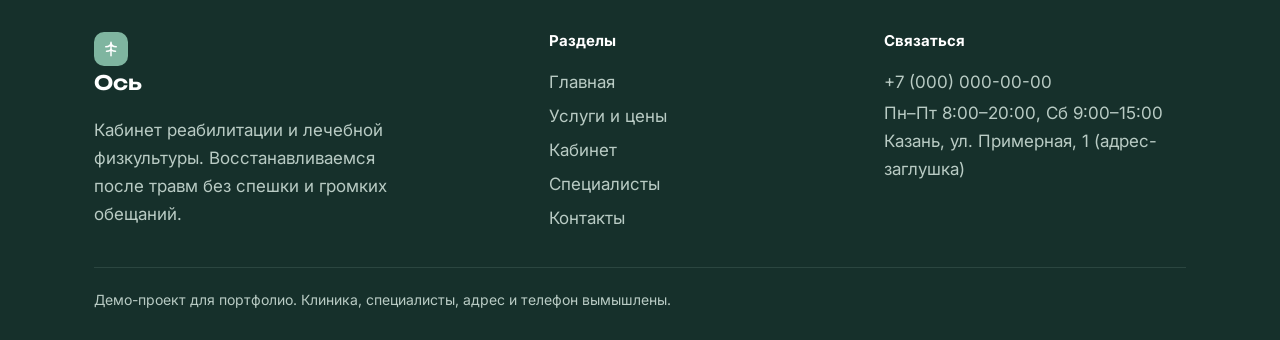
<file: vizitka/contacts.html>
<!doctype html>
<html lang="ru"><head><meta charset="utf-8"><link rel="icon" href="data:image/svg+xml,%3Csvg xmlns=%27http://www.w3.org/2000/svg%27 viewBox=%270 0 32 32%27%3E%3Crect width=%2732%27 height=%2732%27 rx=%278%27 fill=%27%2314123a%27/%3E%3Cpath d=%27M9 17l5 5 9-11%27 stroke=%27%23fff%27 stroke-width=%273%27 fill=%27none%27 stroke-linecap=%27round%27/%3E%3C/svg%3E"><meta name="viewport" content="width=device-width, initial-scale=1">
<title>Контакты — «Ось»</title><meta name="description" content="Адрес, телефон и запись в кабинет реабилитации «Ось».">
<link rel="preconnect" href="https://fonts.googleapis.com"><link rel="preconnect" href="https://fonts.gstatic.com" crossorigin>
<link href="https://fonts.googleapis.com/css2?family=Inter:wght@400;500;600;700&family=Unbounded:wght@500;600&display=swap" rel="stylesheet">
<link rel="stylesheet" href="style.css"></head><body>
<header class="top"><div class="wrap nav"><a href="index.html" class="logo" aria-label="Ось — на главную"><i><svg width="18" height="18" viewBox="0 0 24 24" aria-hidden="true"><path d="M12 3v18M5 9c3 0 7-1 7-6M19 9c-3 0-7-1-7-6M6 15c3 0 6-1 6-4M18 15c-3 0-6-1-6-4" stroke="#fff" stroke-width="2" fill="none" stroke-linecap="round"/></svg></i>Ось</a>
<button class="burger" aria-label="Меню" aria-expanded="false" aria-controls="menu"><svg width="20" height="20" viewBox="0 0 20 20"><path d="M3 6h14M3 14h14" stroke="#16302b" stroke-width="2" stroke-linecap="round"/></svg></button>
<nav id="menu" class="menu"><a href="index.html">Главная</a><a href="services.html">Услуги и цены</a><a href="works.html">Кабинет</a><a href="about.html">Специалисты</a><a href="contacts.html" aria-current=page>Контакты</a><a href="contacts.html#book" class="cta">Записаться</a></nav></div></header><main>
<section class="page-head"><div class="wrap"><nav class="crumbs"><a href="index.html">Главная</a> / Контакты</nav><h1>Контакты и запись</h1><p>Записаться проще всего по телефону. Если удобнее, оставьте заявку, и мы перезвоним в течение рабочего дня.</p></div></section>
<section class="section"><div class="wrap contacts"><div class="c-list">
<div class="c-item"><small>Телефон</small><b><a href="tel:+70000000000" style="text-decoration:none">+7 (000) 000-00-00</a></b></div>
<div class="c-item"><small>Адрес</small><b>Казань, ул. Примерная, 1 (адрес-заглушка)</b></div>
<div class="c-item"><small>Часы работы</small><b>Пн–Пт 8:00–20:00, Сб 9:00–15:00</b></div>
<div class="c-item"><small>Запись</small><b>Звоните или пишите в мессенджер по этому же номеру</b></div></div>
<div class="map" role="img" aria-label="Схема проезда"><svg viewBox="0 0 600 400" preserveAspectRatio="xMidYMid slice"><rect width="600" height="400" fill="#dfe9e3"/><g stroke="#fff" stroke-width="26"><path d="M0 120h600M0 290h600M160 0v400M430 0v400"/></g><g stroke="#fff" stroke-width="10"><path d="M0 40h600M0 210h600M300 0v400M60 0v400M530 0v400"/></g><rect x="320" y="140" width="90" height="56" rx="8" fill="#7fb5a0"/><circle cx="365" cy="150" r="22" fill="#e07a5f"/><circle cx="365" cy="150" r="8" fill="#fff"/><text x="365" y="230" text-anchor="middle" font-family="Inter,sans-serif" font-size="16" font-weight="600" fill="#16302b">ул. Примерная, 1</text></svg></div></div></section><section class="section" id="book" style="padding-top:0"><div class="wrap"><div class="book">
<div><h2>Записаться на консультацию</h2><p>Оставьте имя и телефон, и администратор перезвонит в течение рабочего дня, чтобы подобрать время.</p><p class="demo-note">Это демо: форма проверяет поля, но ничего не отправляет.</p></div>
<form class="bform" novalidate>
<label>Имя<input name="name" autocomplete="name" required placeholder="Как к вам обращаться"><span class="err">Укажите имя</span></label>
<label>Телефон<input name="phone" type="tel" inputmode="tel" autocomplete="tel" required placeholder="+7 (900) 000-00-00"><span class="err">Нужен номер из 10–11 цифр</span></label>
<label>Что беспокоит<select name="topic"><option>Восстановление после травмы</option><option>Реабилитация после операции</option><option>Боль в спине или шее</option><option>Пока не знаю, нужна консультация</option></select></label>
<label class="agree"><input type="checkbox" name="agree" required> <span>Согласен на обработку персональных данных</span></label>
<button class="btn" type="submit">Отправить заявку</button>
<p class="ok" role="status" hidden>Спасибо! В реальном проекте заявка ушла бы администратору. Это демо, поэтому ничего не отправлено.</p>
</form></div></div></section></main><footer class="foot"><div class="wrap"><div class="foot-grid">
<div><a href="index.html" class="logo"><i><svg width="18" height="18" viewBox="0 0 24 24" aria-hidden="true"><path d="M12 3v18M5 9c3 0 7-1 7-6M19 9c-3 0-7-1-7-6M6 15c3 0 6-1 6-4M18 15c-3 0-6-1-6-4" stroke="#fff" stroke-width="2" fill="none" stroke-linecap="round"/></svg></i>Ось</a><p style="margin-top:14px;max-width:320px">Кабинет реабилитации и лечебной физкультуры. Восстанавливаемся после травм без спешки и громких обещаний.</p></div>
<div><h4>Разделы</h4><a href="index.html">Главная</a><a href="services.html">Услуги и цены</a><a href="works.html">Кабинет</a><a href="about.html">Специалисты</a><a href="contacts.html">Контакты</a></div>
<div><h4>Связаться</h4><a href="tel:+70000000000">+7 (000) 000-00-00</a><span>Пн–Пт 8:00–20:00, Сб 9:00–15:00</span><br><span>Казань, ул. Примерная, 1 (адрес-заглушка)</span></div>
</div><p class="copy">Демо-проект для портфолио. Клиника, специалисты, адрес и телефон вымышлены.</p></div></footer>
<script src="script.js" defer></script></body></html>
</file>
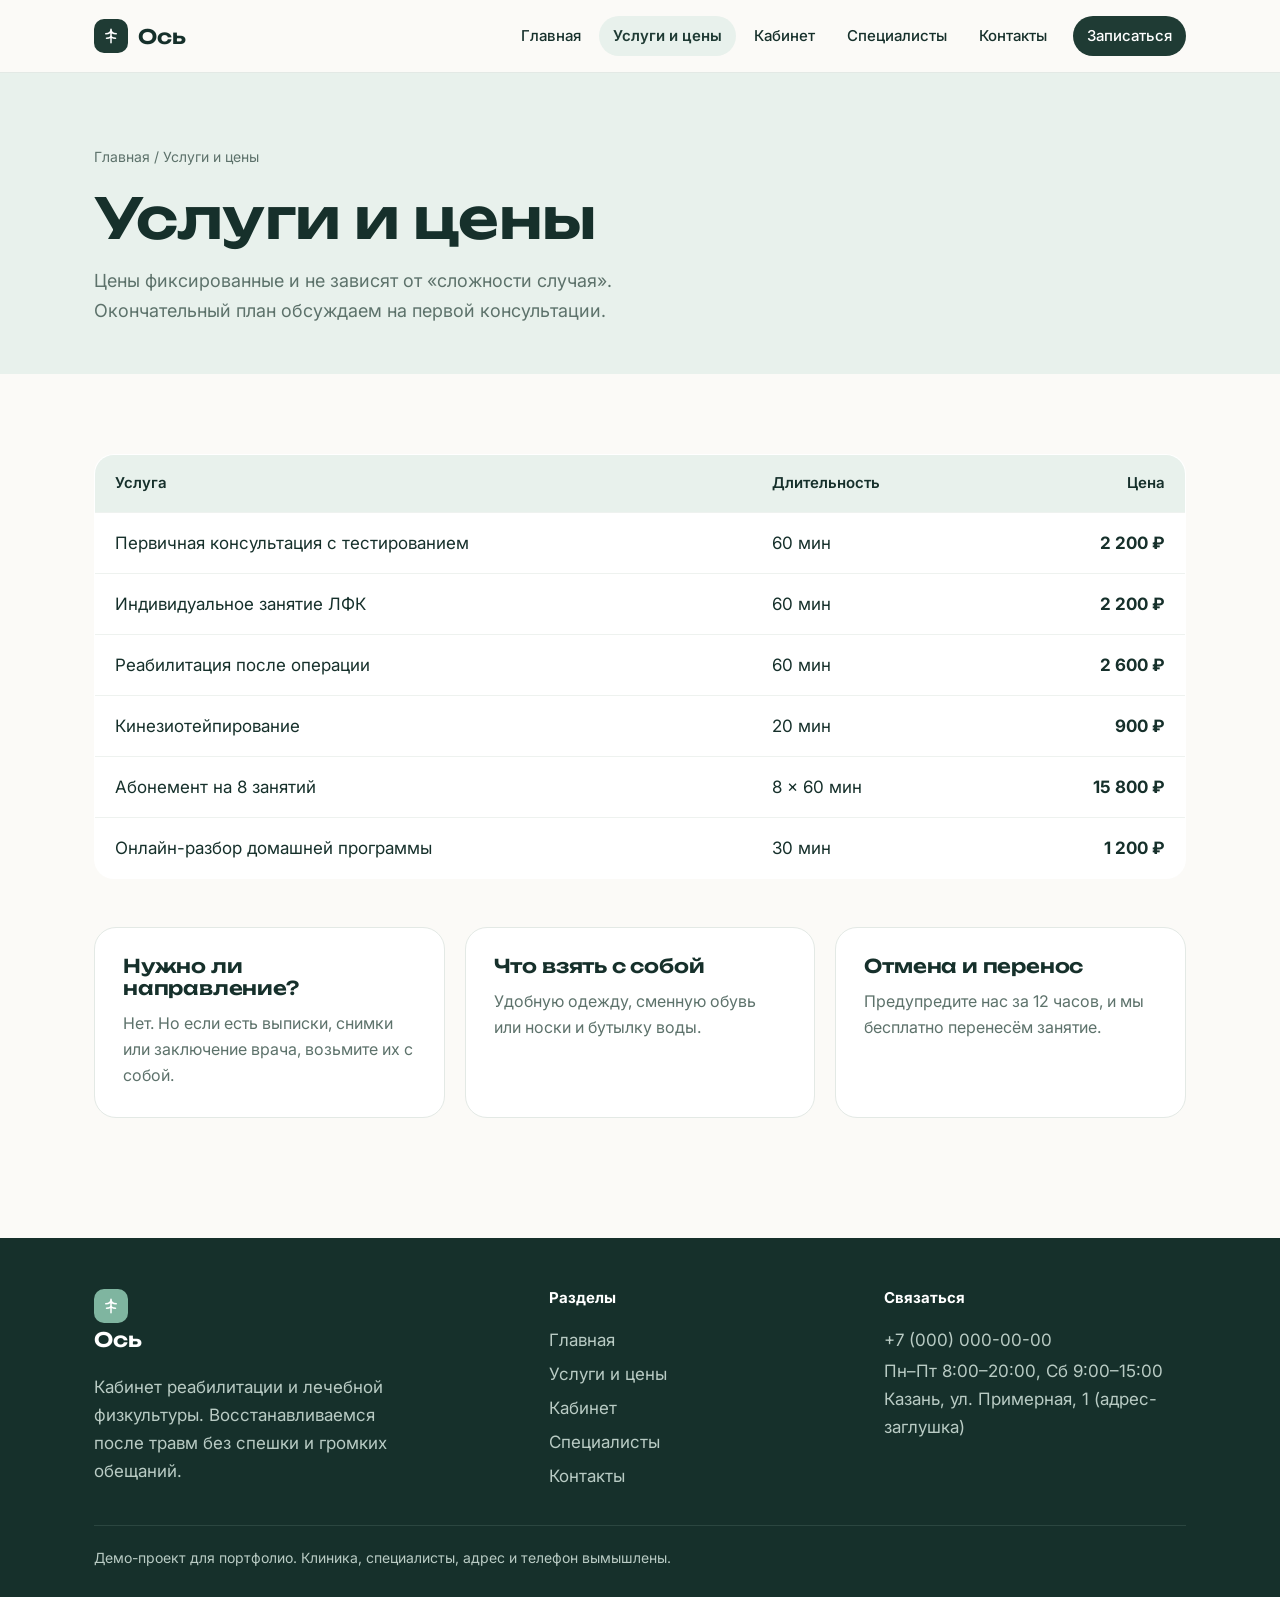
<file: vizitka/services.html>
<!doctype html>
<html lang="ru"><head><meta charset="utf-8"><link rel="icon" href="data:image/svg+xml,%3Csvg xmlns=%27http://www.w3.org/2000/svg%27 viewBox=%270 0 32 32%27%3E%3Crect width=%2732%27 height=%2732%27 rx=%278%27 fill=%27%2314123a%27/%3E%3Cpath d=%27M9 17l5 5 9-11%27 stroke=%27%23fff%27 stroke-width=%273%27 fill=%27none%27 stroke-linecap=%27round%27/%3E%3C/svg%3E"><meta name="viewport" content="width=device-width, initial-scale=1">
<title>Услуги и цены — «Ось»</title><meta name="description" content="Цены на консультации, занятия ЛФК и реабилитацию после операций.">
<link rel="preconnect" href="https://fonts.googleapis.com"><link rel="preconnect" href="https://fonts.gstatic.com" crossorigin>
<link href="https://fonts.googleapis.com/css2?family=Inter:wght@400;500;600;700&family=Unbounded:wght@500;600&display=swap" rel="stylesheet">
<link rel="stylesheet" href="style.css"></head><body>
<header class="top"><div class="wrap nav"><a href="index.html" class="logo" aria-label="Ось — на главную"><i><svg width="18" height="18" viewBox="0 0 24 24" aria-hidden="true"><path d="M12 3v18M5 9c3 0 7-1 7-6M19 9c-3 0-7-1-7-6M6 15c3 0 6-1 6-4M18 15c-3 0-6-1-6-4" stroke="#fff" stroke-width="2" fill="none" stroke-linecap="round"/></svg></i>Ось</a>
<button class="burger" aria-label="Меню" aria-expanded="false" aria-controls="menu"><svg width="20" height="20" viewBox="0 0 20 20"><path d="M3 6h14M3 14h14" stroke="#16302b" stroke-width="2" stroke-linecap="round"/></svg></button>
<nav id="menu" class="menu"><a href="index.html">Главная</a><a href="services.html" aria-current=page>Услуги и цены</a><a href="works.html">Кабинет</a><a href="about.html">Специалисты</a><a href="contacts.html">Контакты</a><a href="contacts.html#book" class="cta">Записаться</a></nav></div></header><main>
<section class="page-head"><div class="wrap"><nav class="crumbs"><a href="index.html">Главная</a> / Услуги и цены</nav><h1>Услуги и цены</h1><p>Цены фиксированные и не зависят от «сложности случая». Окончательный план обсуждаем на первой консультации.</p></div></section>
<section class="section"><div class="wrap"><table><thead><tr><th>Услуга</th><th>Длительность</th><th>Цена</th></tr></thead><tbody><tr><td>Первичная консультация с тестированием</td><td>60 мин</td><td><b>2 200 ₽</b></td></tr><tr><td>Индивидуальное занятие ЛФК</td><td>60 мин</td><td><b>2 200 ₽</b></td></tr><tr><td>Реабилитация после операции</td><td>60 мин</td><td><b>2 600 ₽</b></td></tr><tr><td>Кинезиотейпирование</td><td>20 мин</td><td><b>900 ₽</b></td></tr><tr><td>Абонемент на 8 занятий</td><td>8 × 60 мин</td><td><b>15 800 ₽</b></td></tr><tr><td>Онлайн-разбор домашней программы</td><td>30 мин</td><td><b>1 200 ₽</b></td></tr></tbody></table>
<div class="cards" style="margin-top:48px"><article class="card"><h3>Нужно ли направление?</h3><p>Нет. Но если есть выписки, снимки или заключение врача, возьмите их с собой.</p></article><article class="card"><h3>Что взять с собой</h3><p>Удобную одежду, сменную обувь или носки и бутылку воды.</p></article><article class="card"><h3>Отмена и перенос</h3><p>Предупредите нас за 12 часов, и мы бесплатно перенесём занятие.</p></article></div></div></section></main><footer class="foot"><div class="wrap"><div class="foot-grid">
<div><a href="index.html" class="logo"><i><svg width="18" height="18" viewBox="0 0 24 24" aria-hidden="true"><path d="M12 3v18M5 9c3 0 7-1 7-6M19 9c-3 0-7-1-7-6M6 15c3 0 6-1 6-4M18 15c-3 0-6-1-6-4" stroke="#fff" stroke-width="2" fill="none" stroke-linecap="round"/></svg></i>Ось</a><p style="margin-top:14px;max-width:320px">Кабинет реабилитации и лечебной физкультуры. Восстанавливаемся после травм без спешки и громких обещаний.</p></div>
<div><h4>Разделы</h4><a href="index.html">Главная</a><a href="services.html">Услуги и цены</a><a href="works.html">Кабинет</a><a href="about.html">Специалисты</a><a href="contacts.html">Контакты</a></div>
<div><h4>Связаться</h4><a href="tel:+70000000000">+7 (000) 000-00-00</a><span>Пн–Пт 8:00–20:00, Сб 9:00–15:00</span><br><span>Казань, ул. Примерная, 1 (адрес-заглушка)</span></div>
</div><p class="copy">Демо-проект для портфолио. Клиника, специалисты, адрес и телефон вымышлены.</p></div></footer>
<script src="script.js" defer></script></body></html>
</file>
<file: calculator/style.css>
:root{--navy:#0b3954;--ink:#0f2233;--orange:#f4a259;--o2:#e8873a;--sky:#eef4f8;--muted:#5f7282;--line:#d9e3ea}
*{box-sizing:border-box;margin:0;padding:0}body{font-family:Manrope,system-ui,sans-serif;color:var(--ink);background:#fff;line-height:1.55;font-size:16px}
.wrap{max-width:1160px;margin:0 auto;padding:0 24px}a{color:inherit}
:focus-visible{outline:3px solid var(--orange);outline-offset:2px}
.top{border-bottom:1px solid var(--line)}.nav{display:flex;justify-content:space-between;align-items:center;height:68px}
.logo{display:flex;gap:10px;align-items:center;font-weight:800;font-size:20px;text-decoration:none}.logo span{width:34px;height:34px;border-radius:10px;background:var(--navy);color:var(--orange);display:grid;place-items:center}
.nav nav{display:flex;gap:24px}.nav nav a{text-decoration:none;font-weight:600;color:var(--muted)}
.hero{padding:56px 24px 32px}.eyebrow{color:var(--o2);font-weight:700;font-size:14px;letter-spacing:.05em;text-transform:uppercase}
h1{font-size:clamp(30px,4.6vw,54px);line-height:1.08;font-weight:800;letter-spacing:-.02em;margin:12px 0 16px;max-width:820px}h1 span{color:var(--navy);background:linear-gradient(transparent 62%,#fbd9b8 62%)}
.lead{color:var(--muted);max-width:620px;font-size:18px}
.calc{display:grid;grid-template-columns:1.5fr 1fr;gap:24px;align-items:start;padding-bottom:72px}
.panel{background:var(--sky);border-radius:24px;padding:28px;display:grid;gap:26px}
fieldset{border:0;display:grid;gap:12px}legend{font-weight:800;font-size:17px;margin-bottom:12px}
.radios{display:grid;grid-template-columns:repeat(3,1fr);gap:12px}
.rc input,.seg input,.checks input{position:absolute;opacity:0;pointer-events:none}
.rc span{display:flex;flex-direction:column;gap:4px;background:#fff;border:2px solid transparent;border-radius:16px;padding:16px;cursor:pointer;height:100%;transition:border-color .15s,box-shadow .15s}
.rc small{color:var(--muted);font-size:13px;line-height:1.35}.rc em{font-style:normal;font-weight:700;color:var(--navy);margin-top:auto;padding-top:8px}
.rc input:checked+span{border-color:var(--navy);box-shadow:0 8px 20px -10px rgba(11,57,84,.5)}
.rc input:focus-visible+span,.seg input:focus-visible+span,.checks input:focus-visible+span{outline:3px solid var(--orange);outline-offset:2px}
input[type=range]{width:100%;accent-color:var(--navy);height:28px}
.scale{display:flex;justify-content:space-between;color:var(--muted);font-size:13px}
.seg{display:inline-flex;background:#fff;border-radius:14px;padding:4px;width:max-content}
.seg span{display:block;padding:10px 20px;border-radius:10px;cursor:pointer;font-weight:600}.seg input:checked+span{background:var(--navy);color:#fff}
.stepper{display:flex;align-items:center;gap:12px}
.stepper button{width:44px;height:44px;border-radius:12px;border:0;background:#fff;font-size:22px;cursor:pointer;color:var(--navy);font-weight:700}
.stepper output{font-size:22px;font-weight:800;min-width:24px;text-align:center}.stepper small{color:var(--muted)}
.checks{display:grid;grid-template-columns:1fr 1fr;gap:10px}
.checks span{display:flex;justify-content:space-between;gap:8px;background:#fff;border-radius:14px;padding:14px 16px;cursor:pointer;border:2px solid transparent;font-weight:600}
.checks span::before{content:"";flex:0 0 22px;height:22px;border-radius:7px;border:2px solid #b9c8d3;background:#fff center/14px no-repeat;margin-right:4px}.checks span{justify-content:flex-start}.checks small{margin-left:auto;color:var(--muted);font-weight:500}.checks input:checked+span{border-color:var(--orange);background:#fff7ef}.checks input:checked+span::before{background-color:var(--orange);border-color:var(--orange);background-image:url("data:image/svg+xml,%3Csvg xmlns=%27http://www.w3.org/2000/svg%27 viewBox=%270 0 16 16%27%3E%3Cpath d=%27M3 8.5l3 3 7-7%27 stroke=%27%230f2233%27 stroke-width=%272.4%27 fill=%27none%27 stroke-linecap=%27round%27/%3E%3C/svg%3E")}
.total{position:sticky;top:20px;background:var(--navy);color:#fff;border-radius:24px;padding:32px;display:grid;gap:12px}
.t-label{color:#a9c3d4;font-size:15px}.t-sum{font-size:clamp(34px,4vw,46px);font-weight:800;letter-spacing:-.02em;line-height:1.05;transition:color .2s}
.t-term{color:#d6e4ec}.t-list{list-style:none;border-top:1px solid #23506b;padding-top:14px;display:grid;gap:8px;font-size:14px;color:#c6d8e3}
.t-list li{display:flex;justify-content:space-between;gap:12px}
.t-note{font-size:13px;color:#8fb0c4}
.btn{background:var(--orange);color:var(--ink);border:0;font:inherit;font-weight:800;padding:15px 22px;border-radius:14px;cursor:pointer;transition:background .2s}.btn:hover{background:var(--o2)}
.btn.ghost{background:transparent;color:var(--muted);padding:10px 4px}
.quiz{background:var(--sky);border-radius:28px;padding:40px;margin-bottom:72px;min-height:420px;display:flex;flex-direction:column}
.q-head{display:flex;align-items:center;gap:20px;flex-wrap:wrap;margin-bottom:28px}.q-head h2{font-size:26px;flex:1 1 auto}
.q-prog{flex:0 0 200px;height:8px;background:#fff;border-radius:99px;overflow:hidden}.q-prog i{display:block;height:100%;width:0;background:var(--orange);transition:width .35s}
.q-step{color:var(--muted);font-weight:600;font-size:14px}
.q-title{font-size:22px;font-weight:800;margin-bottom:18px}
.opts{display:grid;grid-template-columns:repeat(auto-fit,minmax(200px,1fr));gap:12px}
.opt{background:#fff;border:2px solid transparent;border-radius:16px;padding:18px;text-align:left;font:inherit;font-weight:700;cursor:pointer;display:flex;gap:12px;align-items:center;transition:border-color .15s,transform .15s}
.opt:hover{border-color:var(--navy);transform:translateY(-2px)}.opt i{font-style:normal;font-size:24px}
.q-anim{animation:in .3s ease}@keyframes in{from{opacity:0;transform:translateX(16px)}}
.q-nav{margin-top:auto;padding-top:20px}
.result{display:grid;grid-template-columns:1.2fr 1fr;gap:28px;align-items:center}
.result h3{font-size:30px;line-height:1.15;margin:8px 0 12px}.result p{color:var(--muted)}
.res-card{background:#fff;border-radius:20px;padding:24px;display:grid;gap:10px}.res-card b{font-size:28px;color:var(--navy)}
.foot{color:var(--muted);font-size:14px;padding:24px 24px 40px;border-top:1px solid var(--line)}
@media (prefers-reduced-motion:reduce){.q-anim{animation:none}}
@media (max-width:920px){.calc{grid-template-columns:1fr}.total{position:static}.radios{grid-template-columns:1fr}.result{grid-template-columns:1fr}}
@media (max-width:560px){.checks{grid-template-columns:1fr}.panel,.quiz,.total{padding:20px;border-radius:20px}.nav nav{display:none}.q-prog{flex-basis:100%}.seg{width:100%}.seg label{flex:1;text-align:center}}
</file>
<file: landing/style.css>
:root{--cream:#f6f1ea;--sand:#efe4d6;--esp:#2b1d16;--brown:#4a3226;--terra:#c8643b;--muted:#7a6455;--r:18px}
*{box-sizing:border-box;margin:0;padding:0}
html{scroll-behavior:smooth}[id]{scroll-margin-top:84px}
body{font-family:Manrope,system-ui,sans-serif;background:var(--cream);color:var(--esp);line-height:1.6;font-size:17px}
img,svg{max-width:100%;display:block}
.wrap{max-width:1160px;margin:0 auto;padding:0 24px}.narrow{max-width:800px}
a{color:inherit}
.top{position:sticky;top:0;z-index:10;background:rgba(246,241,234,.88);backdrop-filter:blur(10px);border-bottom:1px solid rgba(43,29,22,.08)}
.nav{display:flex;align-items:center;justify-content:space-between;height:68px}
.logo{display:flex;align-items:center;gap:10px;font-family:Fraunces,Georgia,serif;font-weight:800;font-size:24px;text-decoration:none}
.menu{display:flex;align-items:center;gap:28px}
.menu a{text-decoration:none;font-weight:600;font-size:15px}
.menu a:not(.btn):hover{color:var(--terra)}
.burger{display:none;background:none;border:0;width:40px;height:40px;cursor:pointer;position:relative}
.burger span{position:absolute;left:8px;right:8px;height:2px;background:var(--esp);transition:.25s}
.burger span:first-child{top:15px}.burger span:last-child{top:23px}
.burger[aria-expanded=true] span:first-child{top:19px;transform:rotate(45deg)}.burger[aria-expanded=true] span:last-child{top:19px;transform:rotate(-45deg)}
.btn{display:inline-flex;align-items:center;justify-content:center;background:var(--terra);color:#fff;text-decoration:none;font-weight:700;padding:15px 28px;border-radius:999px;border:2px solid var(--terra);cursor:pointer;font:inherit;font-weight:700;transition:transform .15s,background .2s}
.btn:hover{background:#b35530;border-color:#b35530;transform:translateY(-1px)}
.btn:focus-visible,a:focus-visible,summary:focus-visible,input:focus-visible,select:focus-visible{outline:3px solid #e9a27f;outline-offset:2px}
.btn-sm{padding:9px 20px;color:#fff!important}
.btn-ghost{background:transparent;color:var(--esp)}.btn-ghost:hover{color:#fff}
.link{font-weight:700;text-underline-offset:4px}
.hero{padding:64px 0 40px;overflow:hidden}
.hero-grid{display:grid;grid-template-columns:1.1fr .9fr;gap:48px;align-items:center}
.eyebrow{color:var(--terra);font-weight:700;font-size:14px;letter-spacing:.06em;text-transform:uppercase}
h1{font-family:Fraunces,Georgia,serif;font-weight:800;font-size:clamp(40px,6vw,76px);line-height:1.02;margin:14px 0 20px;letter-spacing:-.01em}
h1 em{color:var(--terra);font-style:italic}
.lead{font-size:19px;color:var(--brown);max-width:540px}
.hero-cta{display:flex;gap:24px;align-items:center;margin:32px 0 40px;flex-wrap:wrap}
.facts{list-style:none;display:flex;gap:36px;flex-wrap:wrap}
.facts b{display:block;font-family:Fraunces,serif;font-size:28px}
.facts span{color:var(--muted);font-size:14px}
.bag{width:100%;max-width:440px;margin-left:auto;animation:float 6s ease-in-out infinite}
@keyframes float{50%{transform:translateY(-10px)}}
@media (prefers-reduced-motion:reduce){.bag{animation:none}html{scroll-behavior:auto}}
.section{padding:88px 0}.alt{background:var(--sand)}
.h2{font-family:Fraunces,Georgia,serif;font-size:clamp(30px,4vw,46px);line-height:1.1;margin-bottom:16px}
.sub{color:var(--muted);max-width:600px;margin-bottom:40px}
.steps{list-style:none;display:grid;grid-template-columns:repeat(3,1fr);gap:24px;margin-top:40px}
.steps li{background:#fff;border-radius:var(--r);padding:32px;box-shadow:0 1px 0 rgba(43,29,22,.06)}
.steps span{font-family:Fraunces,serif;color:var(--terra);font-size:32px;font-weight:800}
.steps h3{font-size:21px;margin:12px 0 8px}.steps p{color:var(--muted);font-size:16px}
.plans{display:grid;grid-template-columns:repeat(3,1fr);gap:24px;align-items:stretch}
.plan{background:var(--cream);border-radius:var(--r);padding:36px 32px;display:flex;flex-direction:column;gap:16px;position:relative;border:2px solid transparent}
.plan.featured{background:var(--esp);color:var(--cream);border-color:var(--terra);transform:translateY(-8px)}
.plan h3{font-size:20px}.price{font-family:Fraunces,serif;font-size:44px;font-weight:800;line-height:1}
.plan ul{list-style:none;display:grid;gap:10px;flex:1}
.plan li::before{content:"";display:inline-block;width:8px;height:8px;border-radius:50%;background:var(--terra);margin-right:10px;vertical-align:middle}
.badge{position:absolute;top:-14px;left:32px;background:var(--terra);color:#fff;font-size:13px;font-weight:700;padding:5px 14px;border-radius:999px}
.featured .btn-ghost{color:var(--cream)}
.quotes{display:grid;grid-template-columns:repeat(3,1fr);gap:24px;margin-top:40px}
figure{background:#fff;border-radius:var(--r);padding:32px;display:flex;flex-direction:column;justify-content:space-between;gap:20px}
blockquote{font-family:Fraunces,serif;font-size:20px;line-height:1.4}
figcaption{color:var(--muted);font-size:15px}
.faq{display:grid;gap:12px;margin-top:32px}
details{background:var(--cream);border-radius:14px;padding:0 24px}
summary{cursor:pointer;list-style:none;font-weight:700;padding:22px 32px 22px 0;position:relative}
summary::-webkit-details-marker{display:none}
summary::after{content:"+";position:absolute;right:0;top:50%;transform:translateY(-50%);font-size:26px;color:var(--terra);transition:transform .2s}
details[open] summary::after{transform:translateY(-50%) rotate(45deg)}
details p{padding:0 0 22px;color:var(--brown)}
.order{background:var(--esp);color:var(--cream)}.order .sub{color:#cbb8a8}
.order-grid{display:grid;grid-template-columns:1fr 1fr;gap:48px;align-items:start}
.form{background:var(--cream);color:var(--esp);border-radius:24px;padding:36px;display:grid;gap:18px}
.form label{display:grid;gap:6px;font-weight:600;font-size:15px}
.form input:not([type=checkbox]),.form select{font:inherit;padding:14px 16px;border-radius:12px;border:1.5px solid #d9cbbb;background:#fff;color:var(--esp)}
.form .check{display:flex;gap:10px;align-items:center;flex-wrap:wrap;font-weight:500}
.check input{width:20px;height:20px;accent-color:var(--terra)}
.err{display:none;color:#b3261e;font-size:13px;font-weight:600;width:100%}
.invalid .err{display:block}.invalid input:not([type=checkbox]){border-color:#b3261e}
.note{font-size:13px;color:var(--muted)}
.success{background:#e5f3e8;color:#1e5b2c;border-radius:12px;padding:16px}
.foot{background:var(--esp);color:#cbb8a8;border-top:1px solid rgba(246,241,234,.1);padding:28px 0;font-size:14px}
.foot-grid{display:flex;justify-content:space-between;align-items:center;gap:16px;flex-wrap:wrap}.foot .logo{color:var(--cream)}
@media (max-width:960px){
  .hero-grid,.order-grid{grid-template-columns:1fr}
  .hero-art{order:-1}.bag{max-width:230px;margin:0 auto}
  .steps,.plans,.quotes{grid-template-columns:1fr}
  .plan.featured{transform:none}
}
@media (max-width:760px){
  body{font-size:16px}
  .burger{display:block}
  .menu{position:fixed;inset:68px 0 auto 0;flex-direction:column;align-items:stretch;gap:0;background:var(--cream);padding:8px 24px 24px;border-bottom:1px solid rgba(43,29,22,.1);transform:translateY(-120%);transition:transform .3s;visibility:hidden}
  .menu.open{transform:none;visibility:visible}
  .menu a{padding:14px 0;border-bottom:1px solid rgba(43,29,22,.08)}
  .menu .btn{margin-top:16px;border-bottom:0}
  .section{padding:64px 0}.hero{padding:32px 0}
  .form{padding:24px}
  .facts{gap:24px}
}
</file>
<file: vizitka/style.css>
:root{--ink:#16302b;--green:#1f3b34;--sage:#7fb5a0;--mint:#e8f1ec;--paper:#fbfaf7;--muted:#5d726b;--acc:#e07a5f}
*{box-sizing:border-box;margin:0;padding:0}
body{font-family:"Inter",system-ui,-apple-system,"Segoe UI",Roboto,sans-serif;background:var(--paper);color:var(--ink);line-height:1.65;font-size:17px}
a{color:inherit}.wrap{max-width:1140px;margin:0 auto;padding:0 24px}
h1,h2,h3{font-family:"Unbounded",system-ui,sans-serif;font-weight:600;line-height:1.15;letter-spacing:-.01em}
.top{background:var(--paper);border-bottom:1px solid #e3e9e5;position:sticky;top:0;z-index:20}
.nav{display:flex;align-items:center;justify-content:space-between;height:72px}
.logo{display:flex;gap:10px;align-items:center;text-decoration:none;font-family:Unbounded,sans-serif;font-weight:600;font-size:20px}
.logo i{width:34px;height:34px;border-radius:10px;background:var(--green);display:grid;place-items:center}
.menu{display:flex;gap:4px;align-items:center}
.menu a{text-decoration:none;padding:8px 14px;border-radius:999px;font-weight:500;font-size:15px}
.menu a[aria-current=page]{background:var(--mint);color:var(--green);font-weight:600}
.menu a:hover{background:var(--mint)}
.menu .cta{background:var(--green);color:#fff;margin-left:8px}.menu .cta:hover{background:#2c5249}
.burger{display:none;width:44px;height:44px;border:1px solid #d5ded9;background:#fff;border-radius:12px;cursor:pointer}
.burger svg{margin:auto}
a:focus-visible,button:focus-visible{outline:3px solid var(--acc);outline-offset:2px}
.btn{display:inline-block;background:var(--green);color:#fff;text-decoration:none;padding:15px 28px;border-radius:14px;font-weight:600;border:0;font:inherit;font-weight:600;cursor:pointer}
.btn:hover{background:#2c5249}.btn.light{background:#fff;color:var(--green)}
.page-head{padding:72px 0 48px;background:var(--mint)}
.page-head p{color:var(--muted);max-width:620px;margin-top:16px;font-size:18px}
.crumbs{font-size:14px;color:var(--muted);margin-bottom:18px}.crumbs a{text-decoration:none}
h1{font-size:clamp(32px,4.6vw,56px)}h2{font-size:clamp(26px,3.2vw,38px);margin-bottom:20px}
.section{padding:80px 0}
.hero{padding:64px 0 80px;background:linear-gradient(180deg,var(--mint),var(--paper))}
.hero-grid{display:grid;grid-template-columns:1.05fr .95fr;gap:56px;align-items:center}
.hero p.lead{font-size:19px;color:var(--muted);margin:22px 0 32px;max-width:520px}
.tag{display:inline-block;background:#fff;border:1px solid #d5e3dc;color:var(--green);font-size:14px;font-weight:600;padding:6px 14px;border-radius:999px}
.art{aspect-ratio:1/1;border-radius:32px;background:var(--green);position:relative;overflow:hidden}
.art svg{position:absolute;inset:0;width:100%;height:100%}
.cards{display:grid;grid-template-columns:repeat(3,1fr);gap:20px}
.card{background:#fff;border:1px solid #e3e9e5;border-radius:22px;padding:28px;display:flex;flex-direction:column;gap:10px}
.card h3{font-size:19px}.card p{color:var(--muted);font-size:16px;flex:1}
.ico{width:48px;height:48px;border-radius:14px;background:var(--mint);display:grid;place-items:center;margin-bottom:6px}
.price{font-weight:700;color:var(--green)}
.split{display:grid;grid-template-columns:1fr 1fr;gap:56px;align-items:center}
.list{list-style:none;display:grid;gap:14px}
.list li{padding-left:34px;position:relative}
.list li::before{content:"";position:absolute;left:0;top:4px;width:22px;height:22px;border-radius:50%;background:var(--mint) url("data:image/svg+xml,%3Csvg xmlns='http://www.w3.org/2000/svg' viewBox='0 0 24 24'%3E%3Cpath d='M6 12l4 4 8-8' stroke='%231f3b34' stroke-width='2.5' fill='none'/%3E%3C/svg%3E") center/14px no-repeat}
.band{background:var(--green);color:#fff;border-radius:28px;padding:56px;display:flex;justify-content:space-between;align-items:center;gap:32px;flex-wrap:wrap}
.band p{color:#c7dcd3;max-width:520px;margin-top:8px}
.stats{display:grid;grid-template-columns:repeat(4,1fr);gap:20px;margin-top:8px}
.stats div{background:#fff;border-radius:20px;padding:24px;border:1px solid #e3e9e5}
.stats b{font-family:Unbounded,sans-serif;font-size:32px;display:block;color:var(--green)}
.stats span{color:var(--muted);font-size:15px}
table{width:100%;border-collapse:collapse;background:#fff;border-radius:20px;overflow:hidden;border:1px solid #e3e9e5}
th,td{text-align:left;padding:16px 20px;border-bottom:1px solid #eef2ef}th{background:var(--mint);font-weight:600;font-size:15px}
td:last-child,th:last-child{text-align:right;white-space:nowrap}
.gallery{display:grid;grid-template-columns:repeat(3,1fr);gap:16px}
.gallery button{border:0;padding:0;border-radius:20px;overflow:hidden;cursor:zoom-in;aspect-ratio:4/3;background:none}
.gallery svg,.gallery img{width:100%;height:100%;display:block;transition:transform .3s;object-fit:cover}.gallery button:hover svg,.gallery button:hover img{transform:scale(1.04)}
.cap{font-size:15px;color:var(--muted);margin-top:8px}
.lightbox{position:fixed;inset:0;background:rgba(10,24,20,.86);display:none;place-items:center;z-index:50;padding:24px}
.lightbox.open{display:grid}.lightbox .frame{max-width:900px;width:100%;aspect-ratio:4/3;border-radius:20px;overflow:hidden}
.lightbox .frame svg,.lightbox .frame img{object-fit:contain;width:100%;height:100%}
.lb-btn{position:absolute;background:#fff;border:0;width:48px;height:48px;border-radius:50%;font-size:22px;cursor:pointer}
.lb-close{top:20px;right:20px}.lb-prev{left:20px;top:50%}.lb-next{right:20px;top:50%}
.lb-text{color:#fff;text-align:center;margin-top:12px}
.team{display:grid;grid-template-columns:repeat(3,1fr);gap:20px}
.person .ph{aspect-ratio:1/1;border-radius:22px;margin-bottom:14px;overflow:hidden;background:#e8efe9}
.person .ph img{width:100%;height:100%;object-fit:cover;display:block}
.person h3{font-size:18px}.person p{color:var(--muted);font-size:15px}
.contacts{display:grid;grid-template-columns:1fr 1.2fr;gap:32px}
.c-list{display:grid;gap:14px}
.c-item{background:#fff;border:1px solid #e3e9e5;border-radius:18px;padding:20px 24px}
.c-item small{color:var(--muted);display:block;font-size:14px}.c-item b{font-size:18px}
.map{border-radius:24px;overflow:hidden;min-height:380px;background:#dfe9e3}
.map svg{width:100%;height:100%;display:block}
.foot{background:var(--ink);color:#b9cbc4;padding:48px 0 28px;margin-top:40px}
.foot-grid{display:grid;grid-template-columns:1.4fr 1fr 1fr;gap:32px}
.foot h4{color:#fff;font-size:15px;margin-bottom:12px}.foot a{text-decoration:none;display:block;padding:3px 0}.foot a:hover{color:#fff}
.foot .logo{color:#fff}.foot .logo i{background:var(--sage)}
.copy{border-top:1px solid #2b4640;margin-top:32px;padding-top:20px;font-size:14px}
@media (max-width:980px){.hero-grid,.split,.contacts{grid-template-columns:1fr}.cards,.team,.gallery{grid-template-columns:1fr 1fr}.stats{grid-template-columns:1fr 1fr}.art{max-width:420px}}
@media (max-width:820px){
 .burger{display:grid}
 .menu{position:absolute;top:72px;left:0;right:0;flex-direction:column;align-items:stretch;background:var(--paper);padding:12px 24px 24px;border-bottom:1px solid #e3e9e5;display:none}
 .menu.open{display:flex}.menu a{padding:14px 16px}.menu .cta{margin:8px 0 0;text-align:center}
}
@media (max-width:600px){body{font-size:16px}.cards,.team,.gallery,.foot-grid{grid-template-columns:1fr}.section{padding:56px 0}.band{padding:32px}.page-head{padding:48px 0 32px}th,td{padding:12px 14px;font-size:15px}table thead{display:none}table tr{display:grid;grid-template-columns:1fr auto;gap:4px 12px;padding:14px 16px;border-bottom:1px solid #eef2ef}table td{padding:0;border:0}table td:first-child{grid-column:1/-1;font-weight:600}table td:nth-child(2){color:#5b6b66}table td:last-child{text-align:right}}
[id]{scroll-margin-top:96px}
.book{display:grid;grid-template-columns:1fr 1.1fr;gap:32px;background:var(--mint);border-radius:28px;padding:40px}
.book h2{margin-bottom:12px}.book p{color:var(--muted)}.demo-note{margin-top:12px;font-size:14px}
.bform{display:grid;gap:14px}.bform label{display:grid;gap:6px;font-weight:600;font-size:15px}
.bform input,.bform select{font:inherit;font-size:16px;padding:14px 16px;border-radius:14px;border:1px solid #cfdcd5;background:#fff;color:inherit}
.bform .agree{display:flex;gap:10px;align-items:flex-start;font-weight:400}.bform .agree input{width:20px;height:20px;margin-top:2px;accent-color:var(--green)}
.bform .err{display:none;color:#b23a2a;font-size:13px;font-weight:500}.bform .invalid .err{display:block}.bform .invalid input{border-color:#b23a2a}
.bform .ok{background:#fff;border-radius:14px;padding:14px 16px;color:var(--green);font-weight:600}
@media (max-width:820px){.book{grid-template-columns:1fr;padding:24px;border-radius:22px}}
.book>*,.contacts>*{min-width:0}.bform input,.bform select{width:100%;min-width:0;max-width:100%}
</file>
